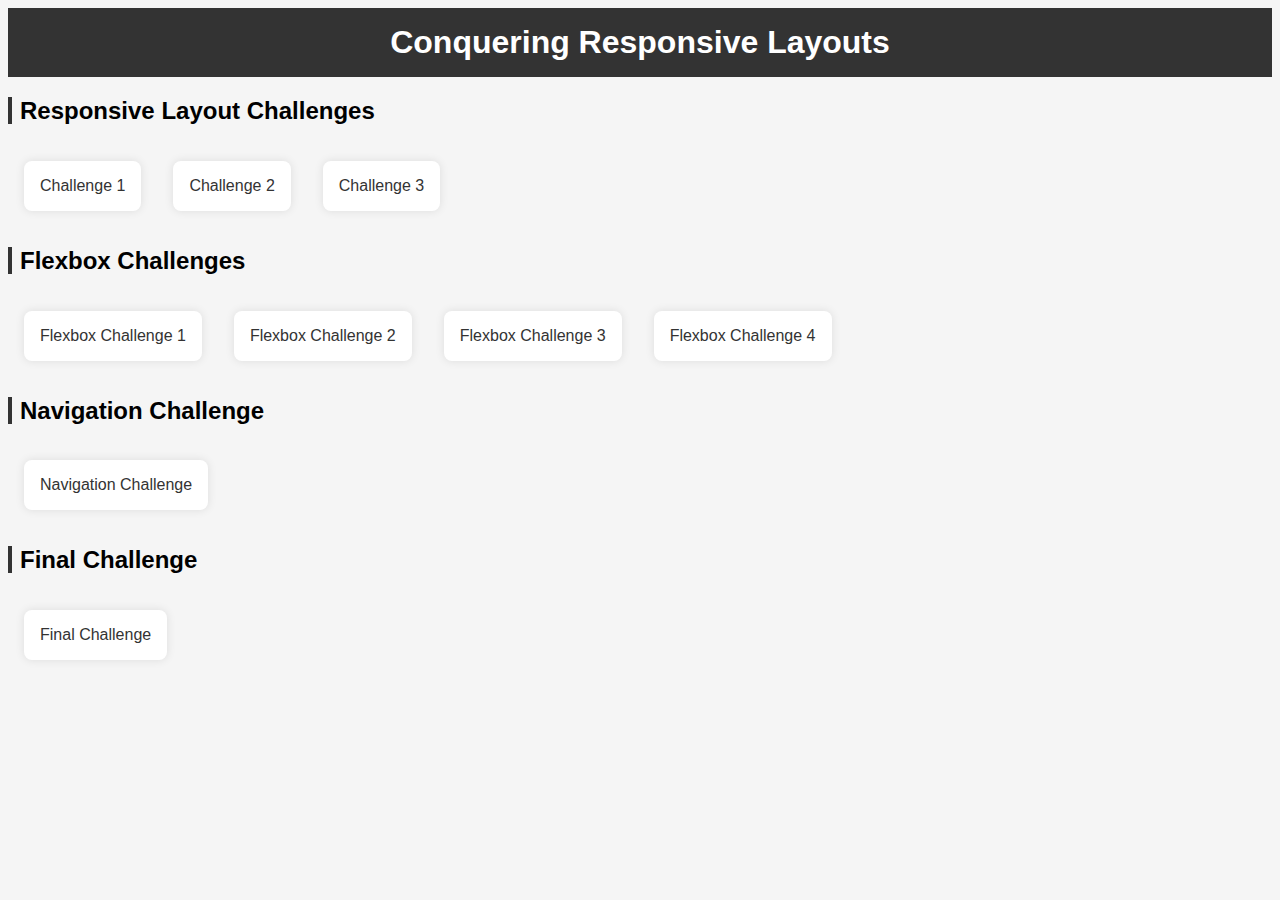
<file: index.html>
<!DOCTYPE html>
<html lang="en">
  <head>
    <meta charset="UTF-8" />
    <meta http-equiv="X-UA-Compatible" content="IE=edge" />
    <meta name="viewport" content="width=device-width, initial-scale=1.0" />
    <link rel="stylesheet" href="./style.css" />
    <title>Conquering Responsive Layouts</title>
  </head>
  <body>
    <header class="header">
      <h1 class="title">
        <a
          href="https://courses.kevinpowell.co/view/courses/conquering-responsive-layouts"
          >Conquering Responsive Layouts</a
        >
      </h1>
    </header>

    <main class="main">
      <ul class="challenges">
        <h2 class="challenges__header">Responsive Layout Challenges</h2>
        <a href="./challenge01/index.html">
          <li class="challenge">Challenge 1</li>
        </a>
        <a href="./challenge02/index.html">
          <li class="challenge">Challenge 2</li>
        </a>
        <a href="./challenge03/index.html">
          <li class="challenge">Challenge 3</li>
        </a>
      </ul>
      <ul class="challenges">
        <h2 class="challenges__header">Flexbox Challenges</h2>
        <a href="./flexbox-challenge01/index.html">
          <li class="challenge">Flexbox Challenge 1</li>
        </a>
        <a href="./flexbox-challenge02/index.html">
          <li class="challenge">Flexbox Challenge 2</li>
        </a>
        <a href="./flexbox-challenge03/index.html">
          <li class="challenge">Flexbox Challenge 3</li>
        </a>
        <a href="./flexbox-challenge04/index.html">
          <li class="challenge">Flexbox Challenge 4</li>
        </a>
      </ul>
      <ul class="challenges">
        <h2 class="challenges__header">Navigation Challenge</h2>
        <a href="./navigation-challenge/index.html">
          <li class="challenge">Navigation Challenge</li>
        </a>
      </ul>
      <ul class="challenges">
        <h2 class="challenges__header">Final Challenge</h2>
        <a href="./final-challenge/index.html">
          <li class="challenge">Final Challenge</li>
        </a>
      </ul>
    </main>
  </body>
</html>
</file>
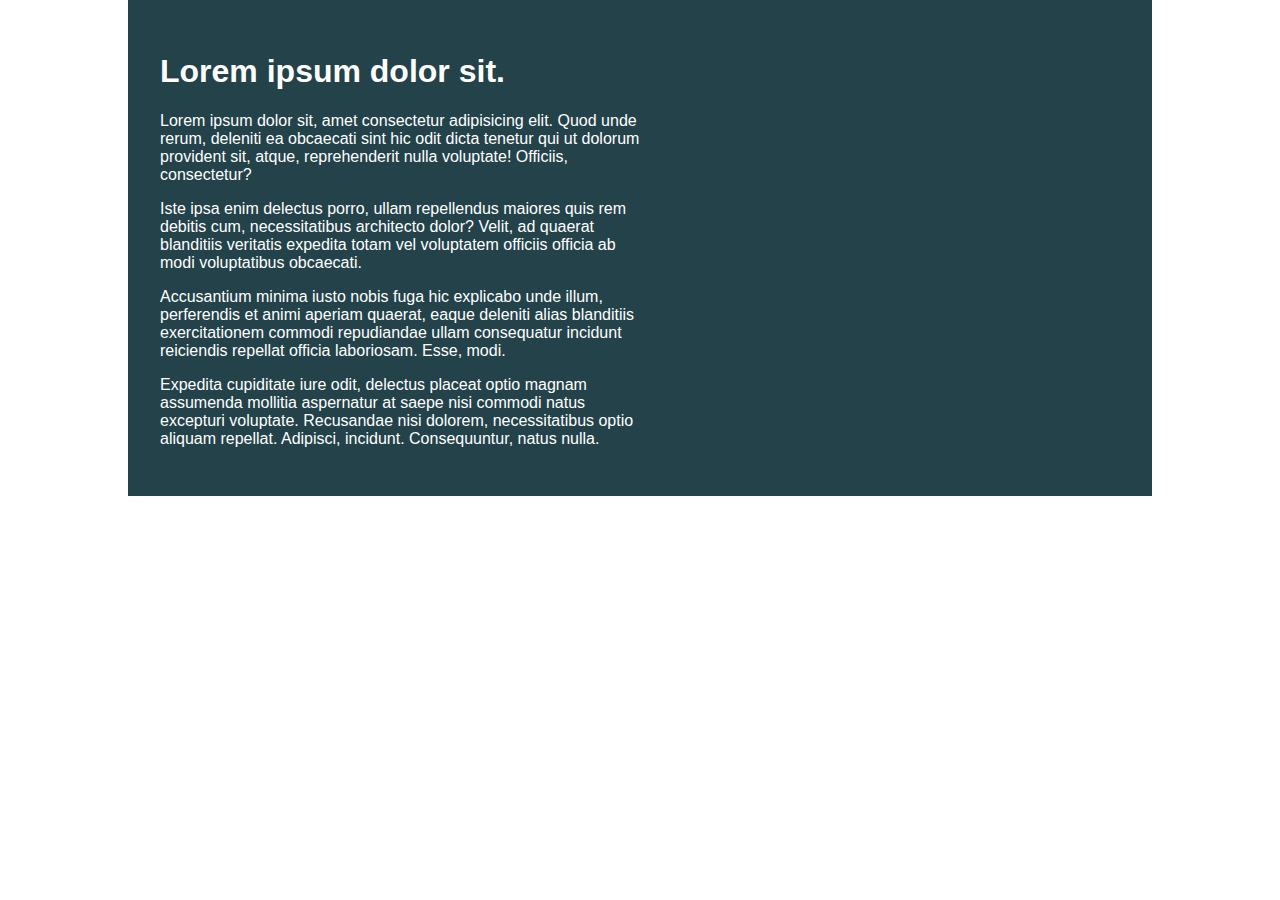
<file: challenge01/index.html>
<!DOCTYPE html>
<html lang="en">

<head>
    <meta charset="UTF-8">
    <meta name="viewport" content="width=device-width, initial-scale=1.0">
    <title>Day 01</title>

    <link rel="stylesheet" href="style.css">
</head>

<body>
    <div class="container">
        <div class="intro-content">
            <h1>Lorem ipsum dolor sit.</h1>
            <p>Lorem ipsum dolor sit, amet consectetur adipisicing elit. Quod unde rerum, deleniti ea obcaecati sint hic
                odit dicta tenetur qui ut dolorum provident sit, atque, reprehenderit nulla voluptate! Officiis,
                consectetur?</p>
            <p>Iste ipsa enim delectus porro, ullam repellendus maiores quis rem debitis cum, necessitatibus architecto
                dolor? Velit, ad quaerat blanditiis veritatis expedita totam vel voluptatem officiis officia ab modi
                voluptatibus obcaecati.</p>
            <p>Accusantium minima iusto nobis fuga hic explicabo unde illum, perferendis et animi aperiam quaerat, eaque
                deleniti alias blanditiis exercitationem commodi repudiandae ullam consequatur incidunt reiciendis
                repellat officia laboriosam. Esse, modi.</p>
            <p>Expedita cupiditate iure odit, delectus placeat optio magnam assumenda mollitia aspernatur at saepe nisi
                commodi natus excepturi voluptate. Recusandae nisi dolorem, necessitatibus optio aliquam repellat.
                Adipisci, incidunt. Consequuntur, natus nulla.</p>
        </div>
    </div>
</body>

</html>
</file>
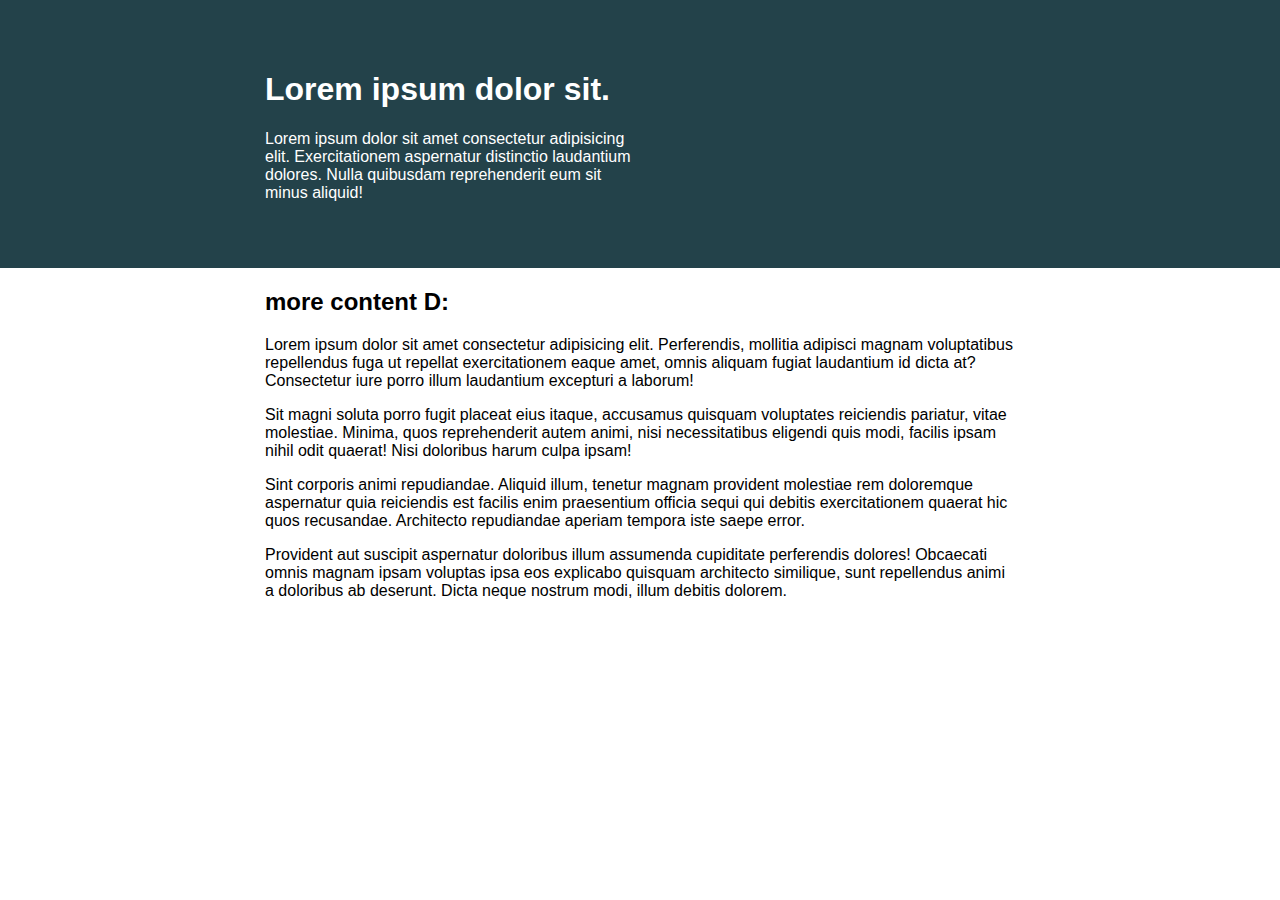
<file: challenge02/index.html>
<!DOCTYPE html>
<html lang="en">
  <head>
    <meta charset="UTF-8" />
    <meta name="viewport" content="width=device-width, initial-scale=1.0" />
    <title>Day 03</title>

    <link rel="stylesheet" href="style.css" />
  </head>
  <body>
    <div class="container">
      <div class="sub-container">
        <div class="intro-content">
          <h1>Lorem ipsum dolor sit.</h1>
          <p>
            Lorem ipsum dolor sit amet consectetur adipisicing elit.
            Exercitationem aspernatur distinctio laudantium dolores. Nulla
            quibusdam reprehenderit eum sit minus aliquid!
          </p>
        </div>
      </div>
    </div>

    <div class="sub-container">
      <h2>more content D:</h2>
      <p>
        Lorem ipsum dolor sit amet consectetur adipisicing elit. Perferendis,
        mollitia adipisci magnam voluptatibus repellendus fuga ut repellat
        exercitationem eaque amet, omnis aliquam fugiat laudantium id dicta at?
        Consectetur iure porro illum laudantium excepturi a laborum!
      </p>
      <p>
        Sit magni soluta porro fugit placeat eius itaque, accusamus quisquam
        voluptates reiciendis pariatur, vitae molestiae. Minima, quos
        reprehenderit autem animi, nisi necessitatibus eligendi quis modi,
        facilis ipsam nihil odit quaerat! Nisi doloribus harum culpa ipsam!
      </p>
      <p>
        Sint corporis animi repudiandae. Aliquid illum, tenetur magnam provident
        molestiae rem doloremque aspernatur quia reiciendis est facilis enim
        praesentium officia sequi qui debitis exercitationem quaerat hic quos
        recusandae. Architecto repudiandae aperiam tempora iste saepe error.
      </p>
      <p>
        Provident aut suscipit aspernatur doloribus illum assumenda cupiditate
        perferendis dolores! Obcaecati omnis magnam ipsam voluptas ipsa eos
        explicabo quisquam architecto similique, sunt repellendus animi a
        doloribus ab deserunt. Dicta neque nostrum modi, illum debitis dolorem.
      </p>
    </div>
  </body>
</html>
</file>
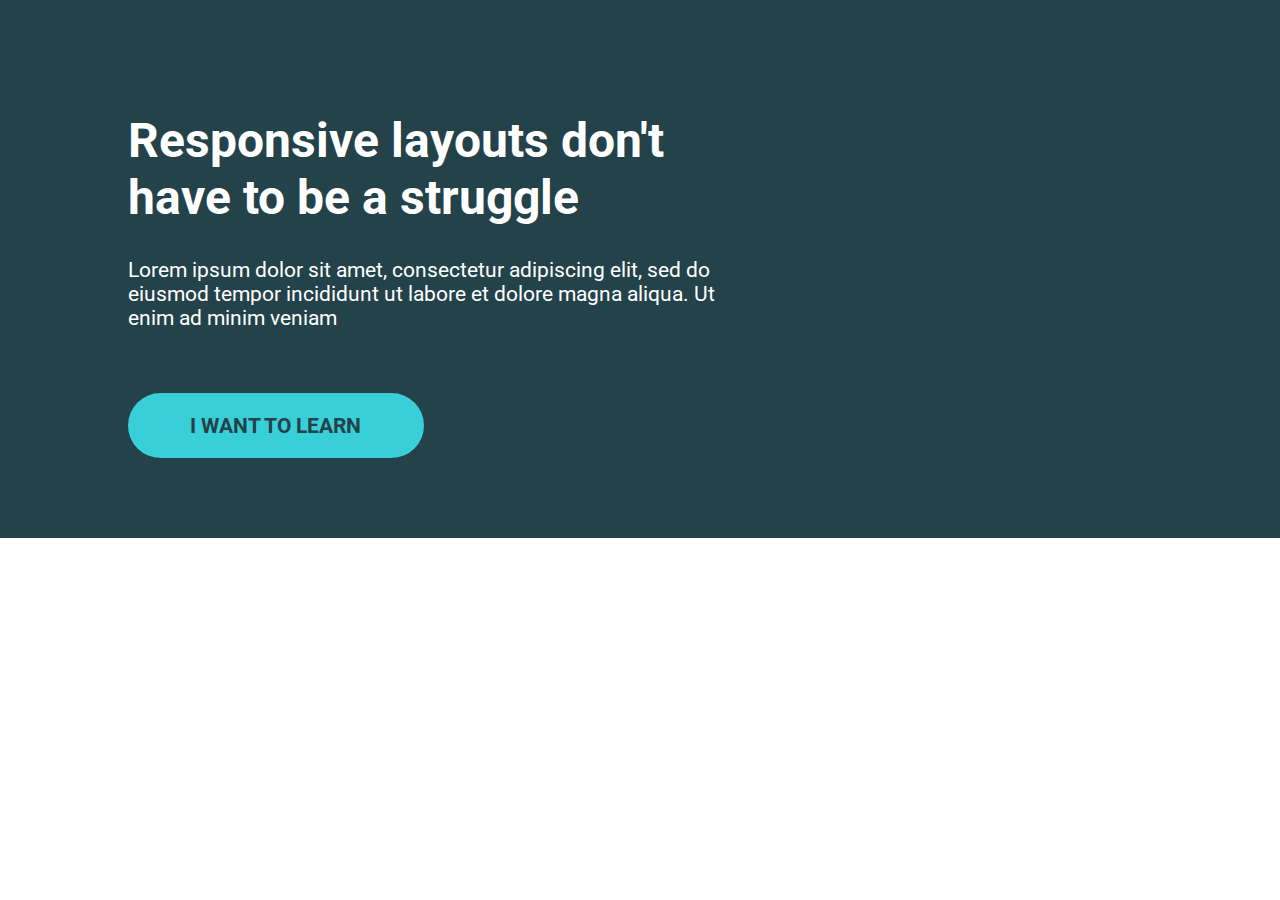
<file: challenge03/index.html>
<!DOCTYPE html>
<html lang="en">
  <head>
    <meta charset="UTF-8" />
    <meta http-equiv="X-UA-Compatible" content="IE=edge" />
    <meta name="viewport" content="width=device-width, initial-scale=1.0" />
    <link rel="stylesheet" href="./style.css" />
    <link rel="preconnect" href="https://fonts.googleapis.com" />
    <link rel="preconnect" href="https://fonts.gstatic.com" crossorigin />
    <link
      href="https://fonts.googleapis.com/css2?family=Roboto:wght@400;900&display=swap"
      rel="stylesheet"
    />
    <title>Day 05</title>
  </head>
  <body>
    <div class="container-fluid">
      <div class="container">
        <div class="hero-container">
          <h1 class="hero-title">
            Responsive layouts don't have to be a struggle
          </h1>
          <p class="hero-info">
            Lorem ipsum dolor sit amet, consectetur adipiscing elit, sed do
            eiusmod tempor incididunt ut labore et dolore magna aliqua. Ut enim
            ad minim veniam
          </p>
          <a href="#" class="cta-button">I want to learn</a>
        </div>
      </div>
    </div>
  </body>
</html>
</file>
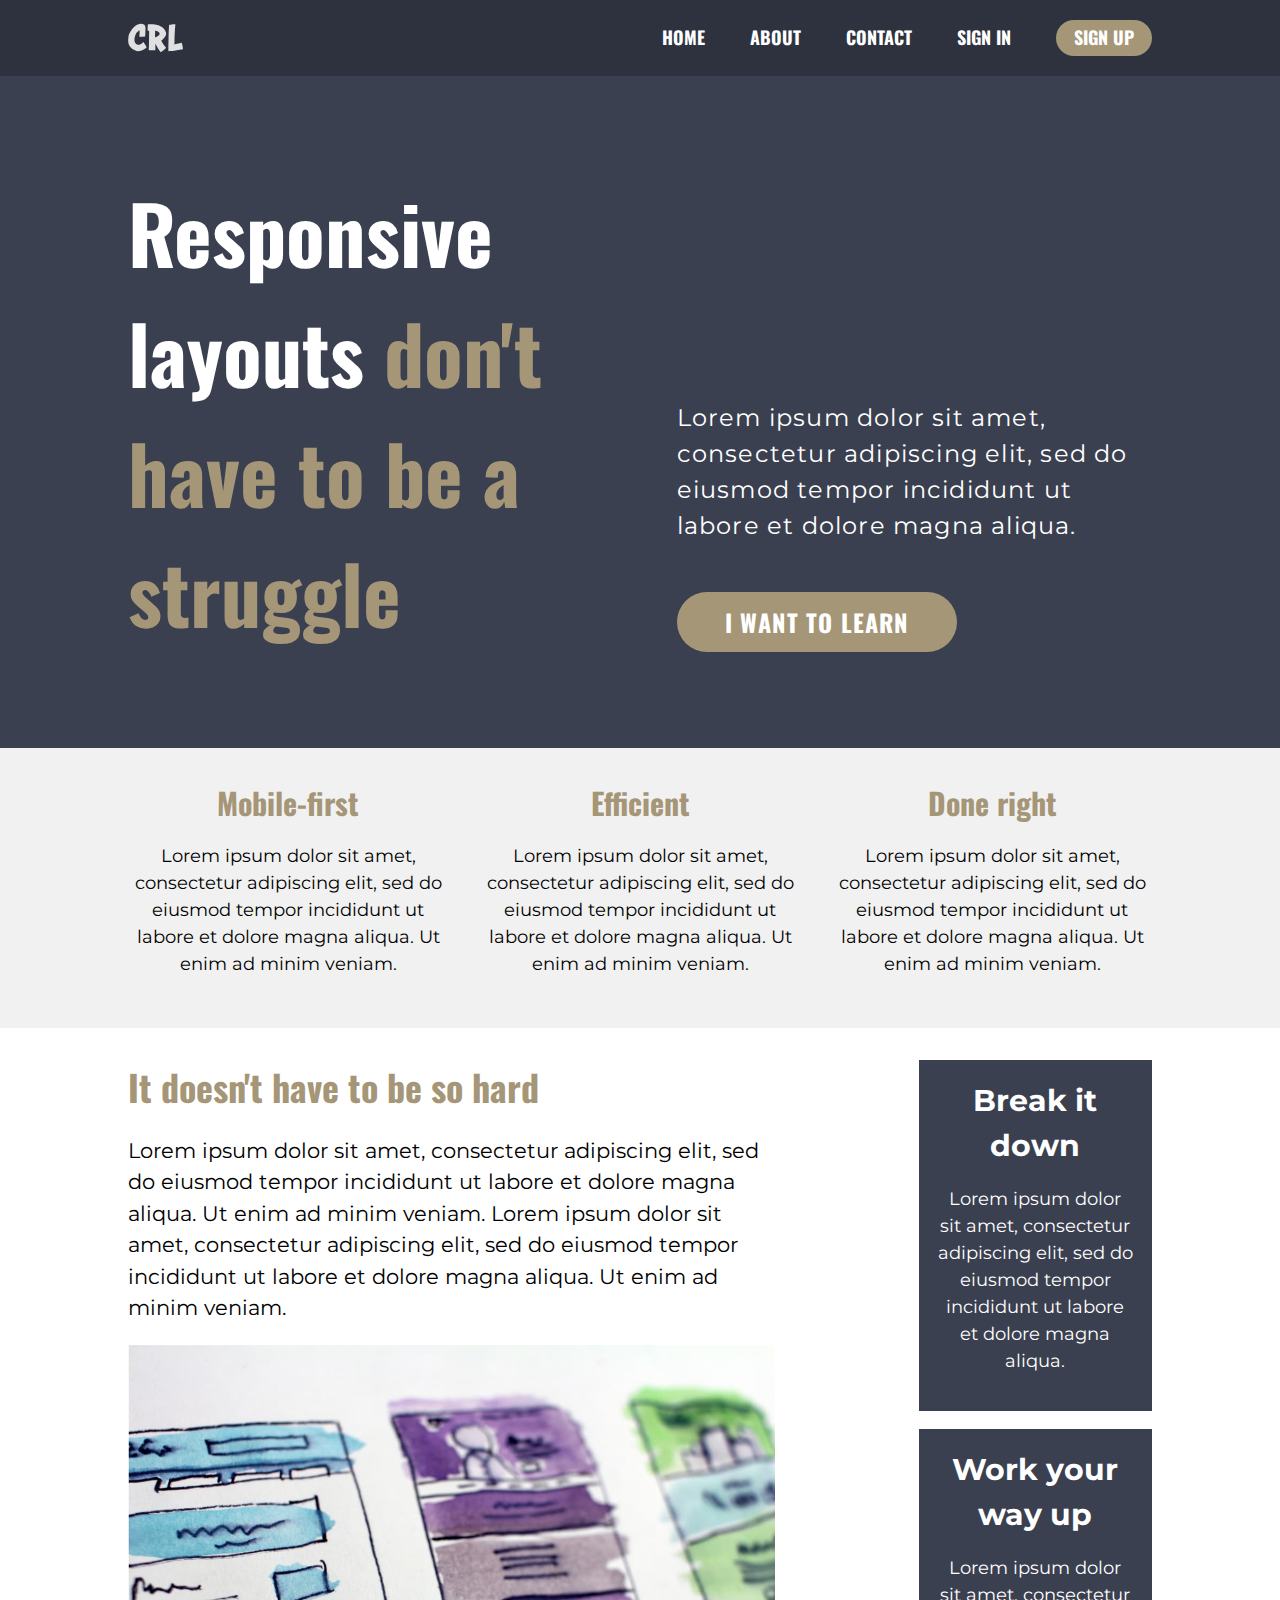
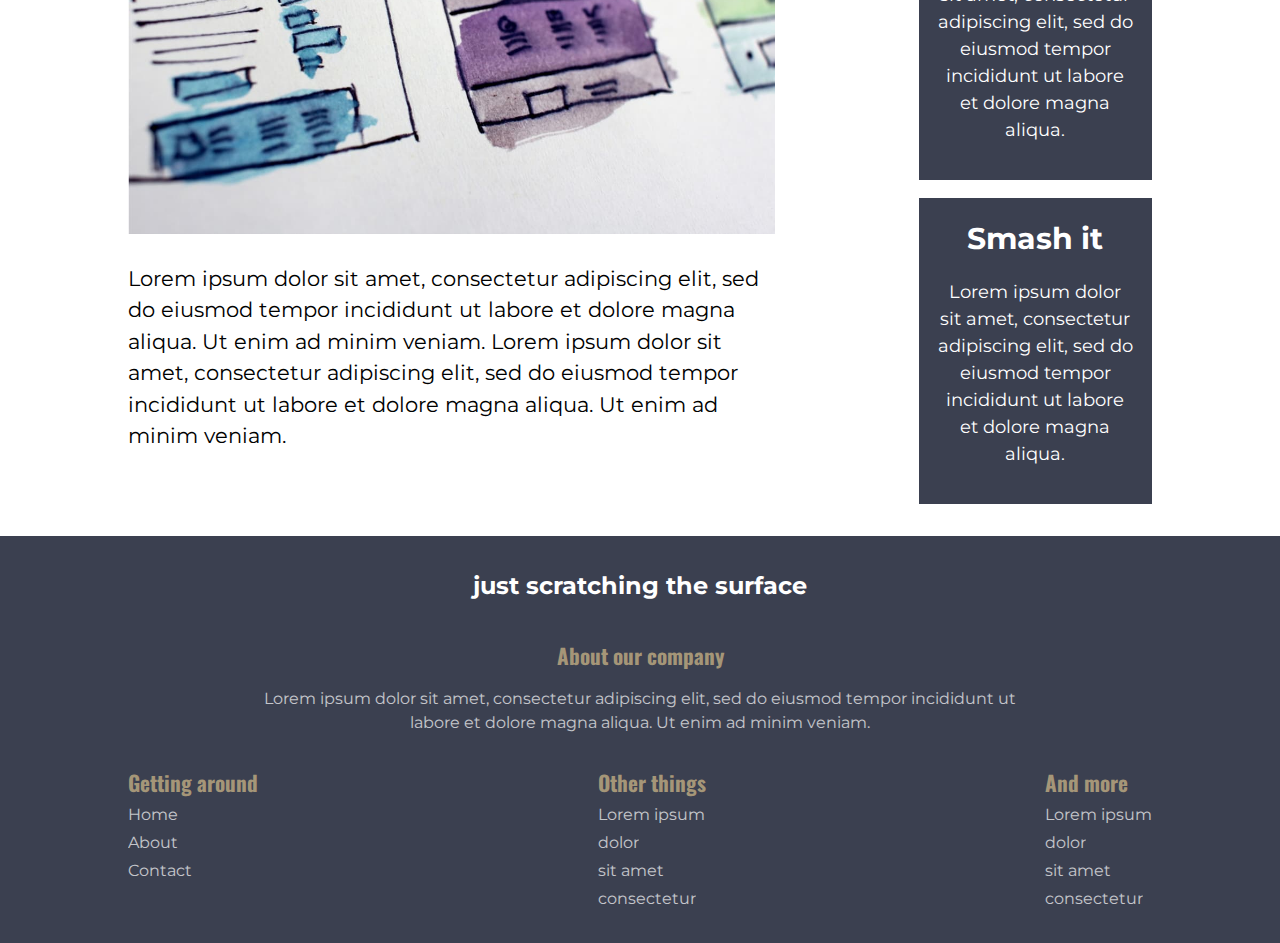
<file: final-challenge/index.html>
<!DOCTYPE html>
<html lang="en">
  <head>
    <meta charset="UTF-8" />
    <meta http-equiv="X-UA-Compatible" content="IE=edge" />
    <meta name="viewport" content="width=device-width, initial-scale=1.0" />
    <link rel="stylesheet" href="./style.css" />
    <link rel="preconnect" href="https://fonts.googleapis.com" />
    <link rel="preconnect" href="https://fonts.gstatic.com" crossorigin />
    <link
      href="https://fonts.googleapis.com/css2?family=Montserrat&family=Oswald:wght@700&display=swap"
      rel="stylesheet"
    />
    <title>CRL Challenge</title>
  </head>
  <body>
    <div class="header-wrapper">
      <header class="header container">
        <button class="nav-toggle">
          <span class="hamburger"></span>
        </button>
        <a href="#" class="logo-link"
          ><img class="logo-img" src="./images/logo.svg" alt="CRL logo"
        /></a>
        <nav class="nav nav--display-none">
          <ul class="nav-list">
            <li class="nav-list__item"><a href="#0">Home</a></li>
            <li class="nav-list__item"><a href="#0">About</a></li>
            <li class="nav-list__item"><a href="#0">Contact</a></li>
            <li class="nav-list__item"><a href="#0">Sign in</a></li>
            <li class="nav-list__item nav-list__item--highlight">
              <a href="#0">Sign up</a>
            </li>
          </ul>
        </nav>
      </header>
    </div>
    <div class="main-wrapper">
      <main class="main container">
        <h1 class="main__title">
          Responsive layouts
          <span class="main__title--color-gold"
            >don't have to be a struggle</span
          >
        </h1>
        <div class="info">
          <p class="info__text">
            Lorem ipsum dolor sit amet, consectetur adipiscing elit, sed do
            eiusmod tempor incididunt ut labore et dolore magna aliqua.
          </p>
          <a class="info__btn" href="#0">I want to learn</a>
        </div>
      </main>
    </div>
    <div class="feature-section-wrapper">
      <section class="feature-section container">
        <div class="feature">
          <h2 class="feature__title">Mobile-first</h2>
          <p class="feature__info">
            Lorem ipsum dolor sit amet, consectetur adipiscing elit, sed do
            eiusmod tempor incididunt ut labore et dolore magna aliqua. Ut enim
            ad minim veniam.
          </p>
        </div>
        <div class="feature">
          <h2 class="feature__title">Efficient</h2>
          <p class="feature__info">
            Lorem ipsum dolor sit amet, consectetur adipiscing elit, sed do
            eiusmod tempor incididunt ut labore et dolore magna aliqua. Ut enim
            ad minim veniam.
          </p>
        </div>
        <div class="feature">
          <h2 class="feature__title">Done right</h2>
          <p class="feature__info">
            Lorem ipsum dolor sit amet, consectetur adipiscing elit, sed do
            eiusmod tempor incididunt ut labore et dolore magna aliqua. Ut enim
            ad minim veniam.
          </p>
        </div>
      </section>
    </div>
    <div class="details-section-wrapper">
      <section class="details-section container">
        <article class="detail">
          <h2 class="detail__title">It doesn't have to be so hard</h2>
          <p class="detail__info">
            Lorem ipsum dolor sit amet, consectetur adipiscing elit, sed do
            eiusmod tempor incididunt ut labore et dolore magna aliqua. Ut enim
            ad minim veniam. Lorem ipsum dolor sit amet, consectetur adipiscing
            elit, sed do eiusmod tempor incididunt ut labore et dolore magna
            aliqua. Ut enim ad minim veniam.
          </p>
          <img
            src="./images/layout-sketch.jpg"
            alt="A website layout sketch"
            class="detail__img"
          />
          <p class="detail__info">
            Lorem ipsum dolor sit amet, consectetur adipiscing elit, sed do
            eiusmod tempor incididunt ut labore et dolore magna aliqua. Ut enim
            ad minim veniam. Lorem ipsum dolor sit amet, consectetur adipiscing
            elit, sed do eiusmod tempor incididunt ut labore et dolore magna
            aliqua. Ut enim ad minim veniam.
          </p>
        </article>
        <aside class="detail-cards">
          <div class="detail-card">
            <h3 class="detail-card__title">Break it down</h3>
            <p class="detail-card__info">
              Lorem ipsum dolor sit amet, consectetur adipiscing elit, sed do
              eiusmod tempor incididunt ut labore et dolore magna aliqua.
            </p>
          </div>
          <div class="detail-card">
            <h3 class="detail-card__title">Work your way up</h3>
            <p class="detail-card__info">
              Lorem ipsum dolor sit amet, consectetur adipiscing elit, sed do
              eiusmod tempor incididunt ut labore et dolore magna aliqua.
            </p>
          </div>
          <div class="detail-card">
            <h3 class="detail-card__title">Smash it</h3>
            <p class="detail-card__info">
              Lorem ipsum dolor sit amet, consectetur adipiscing elit, sed do
              eiusmod tempor incididunt ut labore et dolore magna aliqua.
            </p>
          </div>
        </aside>
      </section>
    </div>
    <div class="footer-wrapper">
      <footer class="footer container">
        <h2 class="footer__title">just scratching the surface</h2>
        <div class="footer-content">
          <div class="about">
            <h3 class="about__title">About our company</h3>
            <p class="about__info">
              Lorem ipsum dolor sit amet, consectetur adipiscing elit, sed do
              eiusmod tempor incididunt ut labore et dolore magna aliqua. Ut
              enim ad minim veniam.
            </p>
          </div>
          <div class="footnotes">
            <div class="footnote">
              <h4 class="footnote__title">Getting around</h4>
              <a href="#0" class="footnote__link">Home</a
              ><a href="#0" class="footnote__link">About</a
              ><a href="#0" class="footnote__link">Contact</a>
            </div>
            <div class="footnote">
              <h4 class="footnote__title">Other things</h4>
              <a href="#0" class="footnote__link">Lorem ipsum</a
              ><a href="#0" class="footnote__link">dolor</a
              ><a href="#0" class="footnote__link">sit amet</a
              ><a href="#0" class="footnote__link">consectetur</a>
            </div>
            <div class="footnote">
              <h4 class="footnote__title">And more</h4>
              <a href="#0" class="footnote__link">Lorem ipsum</a
              ><a href="#0" class="footnote__link">dolor</a
              ><a href="#0" class="footnote__link">sit amet</a
              ><a href="#0" class="footnote__link">consectetur</a>
            </div>
          </div>
        </div>
      </footer>
    </div>
    <script src="./main.js"></script>
  </body>
</html>
</file>
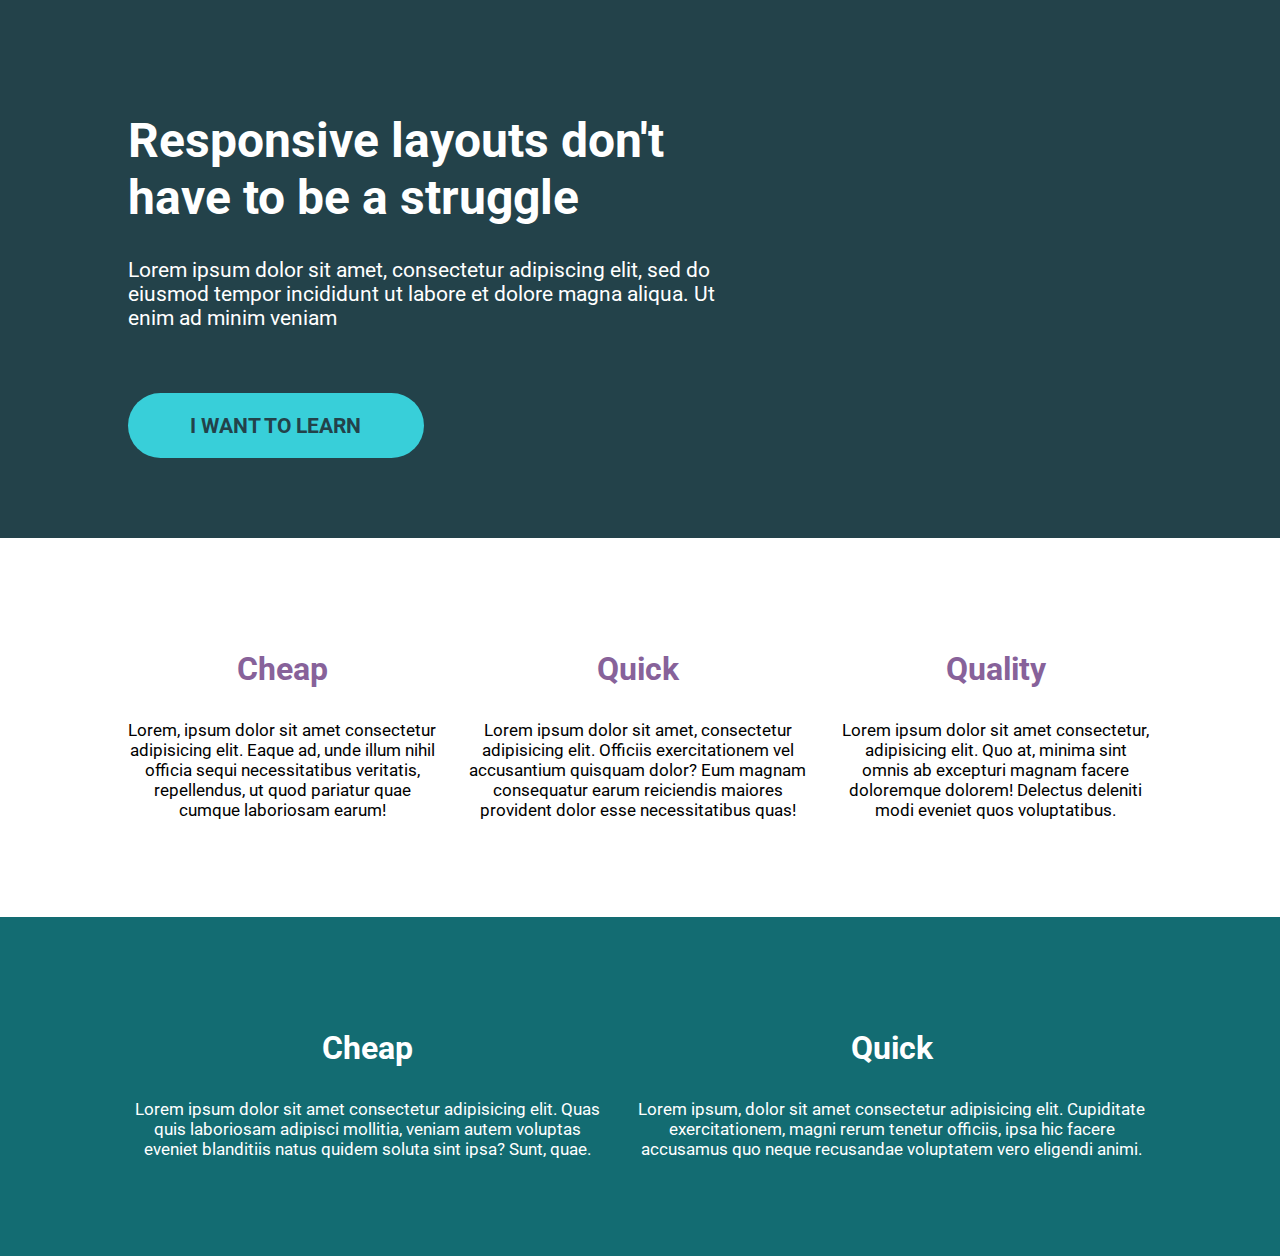
<file: flexbox-challenge01/index.html>
<!DOCTYPE html>
<html lang="en">
  <head>
    <meta charset="UTF-8" />
    <meta http-equiv="X-UA-Compatible" content="IE=edge" />
    <meta name="viewport" content="width=device-width, initial-scale=1.0" />
    <link rel="stylesheet" href="./style.css" />
    <link rel="preconnect" href="https://fonts.googleapis.com" />
    <link rel="preconnect" href="https://fonts.gstatic.com" crossorigin />
    <link
      href="https://fonts.googleapis.com/css2?family=Roboto:wght@400;900&display=swap"
      rel="stylesheet"
    />
    <title>Day 08</title>
  </head>
  <body>
    <header class="padding-tb-5 background-color-primary">
      <div class="container">
        <div class="hero color-white">
          <h1 class="hero__title">
            Responsive layouts don't have to be a struggle
          </h1>
          <p class="hero__info">
            Lorem ipsum dolor sit amet, consectetur adipiscing elit, sed do
            eiusmod tempor incididunt ut labore et dolore magna aliqua. Ut enim
            ad minim veniam
          </p>
          <a href="#" class="cta-button">I want to learn</a>
        </div>
      </div>
    </header>
    <section class="container display-flex padding-tb-5">
      <article class="card">
        <h3 class="card__title">Cheap</h3>
        <p class="card__info">
          Lorem, ipsum dolor sit amet consectetur adipisicing elit. Eaque ad,
          unde illum nihil officia sequi necessitatibus veritatis, repellendus,
          ut quod pariatur quae cumque laboriosam earum!
        </p>
      </article>
      <article class="card">
        <h3 class="card__title">Quick</h3>
        <p class="card__info">
          Lorem ipsum dolor sit amet, consectetur adipisicing elit. Officiis
          exercitationem vel accusantium quisquam dolor? Eum magnam consequatur
          earum reiciendis maiores provident dolor esse necessitatibus quas!
        </p>
      </article>
      <article class="card">
        <h3 class="card__title">Quality</h3>
        <p class="card__info">
          Lorem ipsum dolor sit amet consectetur, adipisicing elit. Quo at,
          minima sint omnis ab excepturi magnam facere doloremque dolorem!
          Delectus deleniti modi eveniet quos voluptatibus.
        </p>
      </article>
    </section>
    <footer class="container-fluid background-color-secondary padding-tb-5">
      <div class="container display-flex color-white">
        <article class="card">
          <h3 class="card__title">Cheap</h3>
          <p class="card__info">
            Lorem ipsum dolor sit amet consectetur adipisicing elit. Quas quis
            laboriosam adipisci mollitia, veniam autem voluptas eveniet
            blanditiis natus quidem soluta sint ipsa? Sunt, quae.
          </p>
        </article>
        <article class="card">
          <h3 class="card__title">Quick</h3>
          <p class="card__info">
            Lorem ipsum, dolor sit amet consectetur adipisicing elit. Cupiditate
            exercitationem, magni rerum tenetur officiis, ipsa hic facere
            accusamus quo neque recusandae voluptatem vero eligendi animi.
          </p>
        </article>
      </div>
    </footer>
  </body>
</html>
</file>
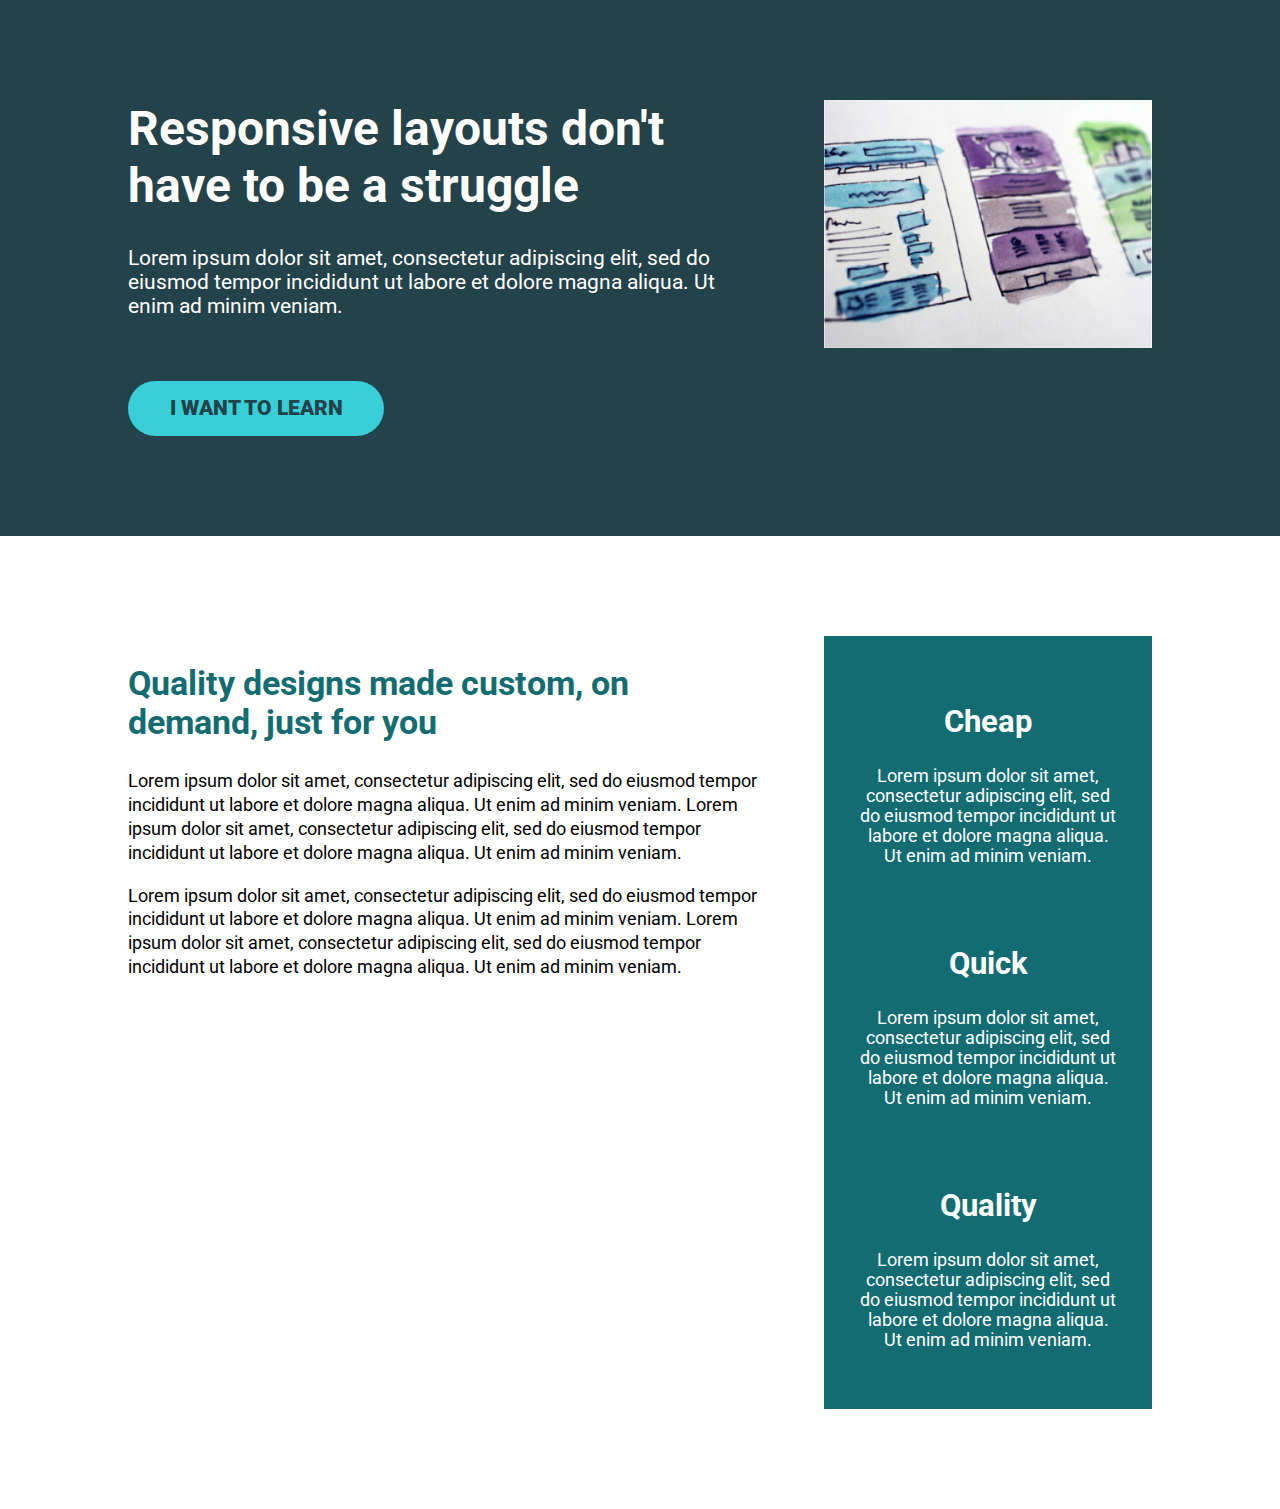
<file: flexbox-challenge02/index.html>
<!DOCTYPE html>
<html lang="en">
  <head>
    <meta charset="UTF-8" />
    <meta name="viewport" content="width=device-width, initial-scale=1.0" />
    <title>Conquering Rsponsive Layouts</title>
    <link
      href="https://fonts.googleapis.com/css2?family=Roboto:wght@400;900&display=swap"
      rel="stylesheet"
    />
    <link rel="stylesheet" href="style.css" />
  </head>
  <body>
    <header class="hero">
      <div class="container row">
        <div class="hero__text">
          <h1>Responsive layouts don't have to be a struggle</h1>
          <p>
            Lorem ipsum dolor sit amet, consectetur adipiscing elit, sed do
            eiusmod tempor incididunt ut labore et dolore magna aliqua. Ut enim
            ad minim veniam.
          </p>
          <a href="#" class="btn">I want to learn</a>
        </div>
        <div class="hero__img">
          <img src="./img/hero-img.jpg" alt="website sketches" />
        </div>
      </div>
    </header>
    <main class="container row">
      <section class="feature">
        <h2 class="feature-title">
          Quality designs made custom, on demand, just for you
        </h2>
        <p class="feature-info">
          Lorem ipsum dolor sit amet, consectetur adipiscing elit, sed do
          eiusmod tempor incididunt ut labore et dolore magna aliqua. Ut enim ad
          minim veniam. Lorem ipsum dolor sit amet, consectetur adipiscing elit,
          sed do eiusmod tempor incididunt ut labore et dolore magna aliqua. Ut
          enim ad minim veniam.
        </p>
        <p class="feature-info">
          Lorem ipsum dolor sit amet, consectetur adipiscing elit, sed do
          eiusmod tempor incididunt ut labore et dolore magna aliqua. Ut enim ad
          minim veniam. Lorem ipsum dolor sit amet, consectetur adipiscing elit,
          sed do eiusmod tempor incididunt ut labore et dolore magna aliqua. Ut
          enim ad minim veniam.
        </p>
      </section>
      <aside class="feature-list">
        <div class="feature-card">
          <h2 class="feature-card__title">Cheap</h2>
          <p class="feature-card__info">
            Lorem ipsum dolor sit amet, consectetur adipiscing elit, sed do
            eiusmod tempor incididunt ut labore et dolore magna aliqua. Ut enim
            ad minim veniam.
          </p>
        </div>
        <div class="feature-card">
          <h2 class="feature-card__title">Quick</h2>
          <p class="feature-card__info">
            Lorem ipsum dolor sit amet, consectetur adipiscing elit, sed do
            eiusmod tempor incididunt ut labore et dolore magna aliqua. Ut enim
            ad minim veniam.
          </p>
        </div>
        <div class="feature-card">
          <h2 class="feature-card__title">Quality</h2>
          <p class="feature-card__info">
            Lorem ipsum dolor sit amet, consectetur adipiscing elit, sed do
            eiusmod tempor incididunt ut labore et dolore magna aliqua. Ut enim
            ad minim veniam.
          </p>
        </div>
      </aside>
    </main>
  </body>
</html>
</file>
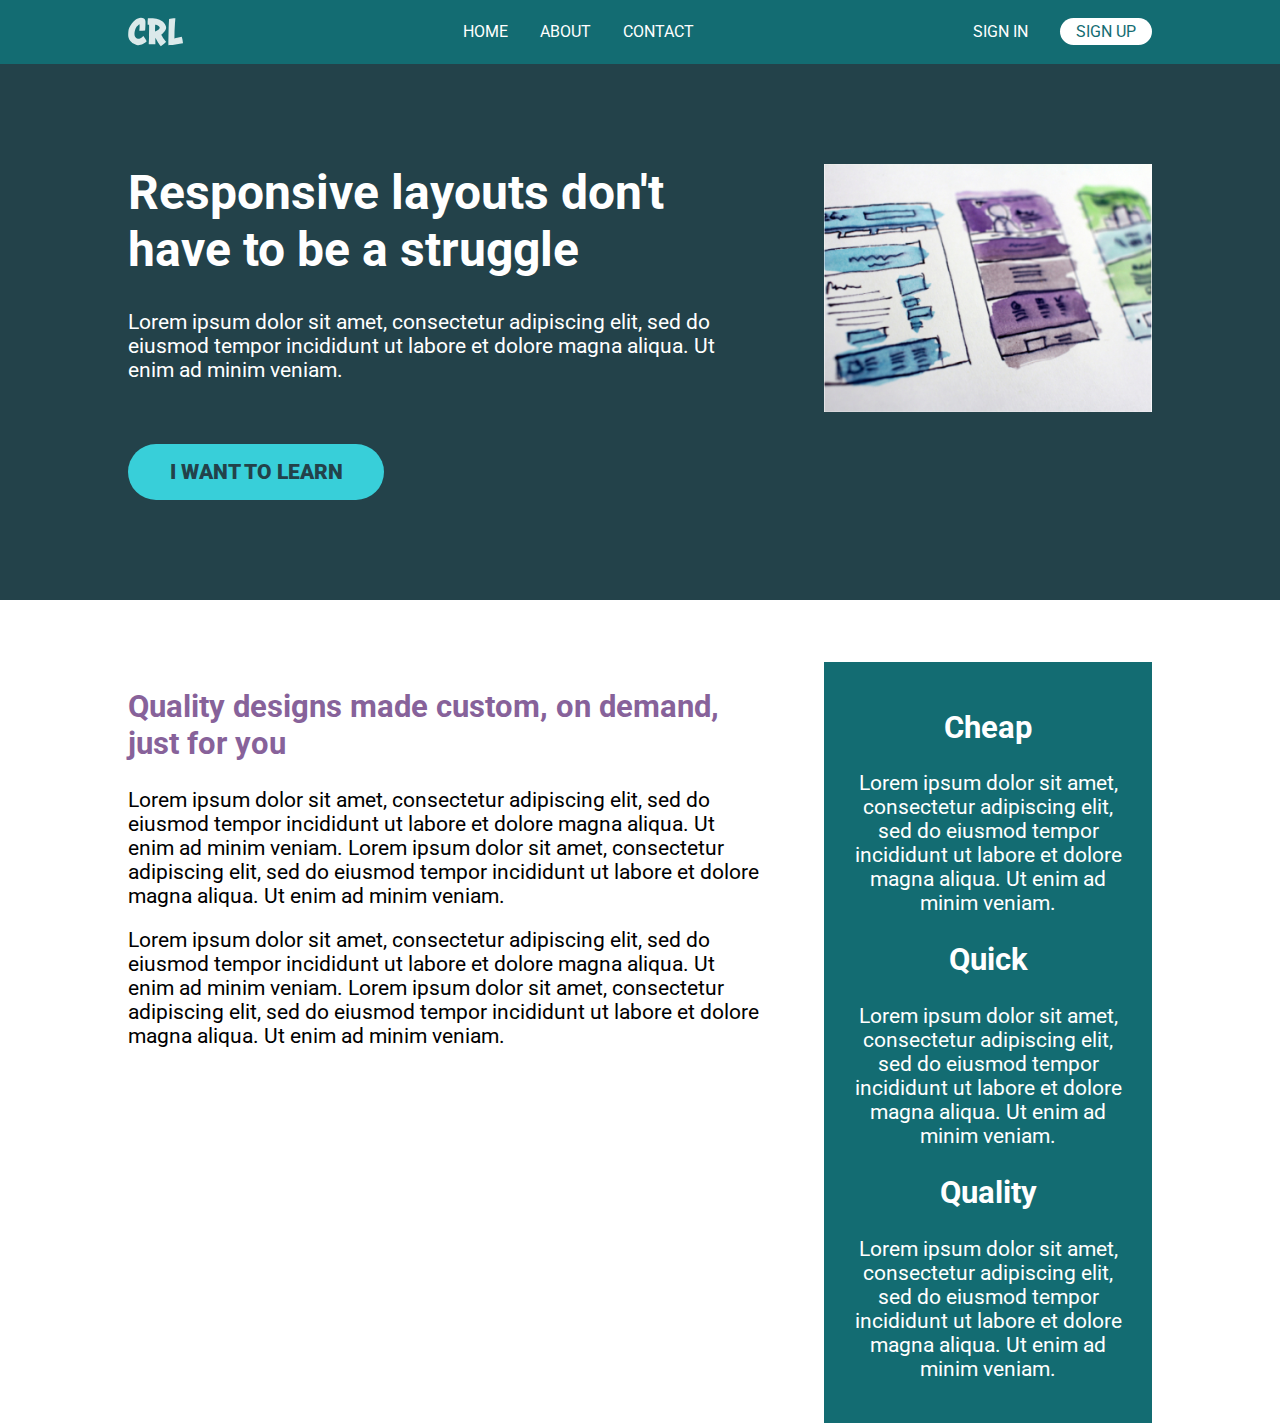
<file: flexbox-challenge03/index.html>
<!DOCTYPE html>
<html lang="en">
  <head>
    <meta charset="UTF-8" />
    <meta name="viewport" content="width=device-width, initial-scale=1.0" />
    <title>Conquering Responsive Layouts</title>
    <link
      href="https://fonts.googleapis.com/css2?family=Roboto:wght@400;900&display=swap"
      rel="stylesheet"
    />
    <link rel="stylesheet" href="./style.css" />
  </head>
  <body>
    <header>
      <div class="container row">
        <a class="logo" href="#"
          ><img src="./img/logo.svg" alt="Conquering Responsive Layouts"
        /></a>
        <nav class="nav row">
          <ul class="nav__list nav__list--primary">
            <li class="nav__item"><a href="#" class="nav__link">Home</a></li>
            <li class="nav__item"><a href="#" class="nav__link">About</a></li>
            <li class="nav__item"><a href="#" class="nav__link">Contact</a></li>
          </ul>
          <ul class="nav__list nav__list--secondary">
            <li class="nav__item"><a href="#" class="nav__link">Sign In</a></li>
            <li class="nav__item">
              <a href="#" class="nav__link nav__link--button">Sign up</a>
            </li>
          </ul>
        </nav>
      </div>
    </header>

    <section class="hero">
      <div class="container row">
        <div class="hero__text">
          <h1>Responsive layouts don't have to be a struggle</h1>
          <p>
            Lorem ipsum dolor sit amet, consectetur adipiscing elit, sed do
            eiusmod tempor incididunt ut labore et dolore magna aliqua. Ut enim
            ad minim veniam.
          </p>
          <a href="#" class="btn">I want to learn</a>
        </div>
        <img
          src="img/hero-img.jpg"
          alt="UX design sketches"
          class="hero__img"
        />
      </div>
    </section>

    <main class="main container row">
      <section class="primary-content">
        <h2 class="section-title">
          Quality designs made custom, on demand, just for you
        </h2>
        <p>
          Lorem ipsum dolor sit amet, consectetur adipiscing elit, sed do
          eiusmod tempor incididunt ut labore et dolore magna aliqua. Ut enim ad
          minim veniam. Lorem ipsum dolor sit amet, consectetur adipiscing elit,
          sed do eiusmod tempor incididunt ut labore et dolore magna aliqua. Ut
          enim ad minim veniam.
        </p>
        <p>
          Lorem ipsum dolor sit amet, consectetur adipiscing elit, sed do
          eiusmod tempor incididunt ut labore et dolore magna aliqua. Ut enim ad
          minim veniam. Lorem ipsum dolor sit amet, consectetur adipiscing elit,
          sed do eiusmod tempor incididunt ut labore et dolore magna aliqua. Ut
          enim ad minim veniam.
        </p>
      </section>
      <aside class="sidebar">
        <h2 class="sidebar-title">Cheap</h2>
        <p>
          Lorem ipsum dolor sit amet, consectetur adipiscing elit, sed do
          eiusmod tempor incididunt ut labore et dolore magna aliqua. Ut enim ad
          minim veniam.
        </p>

        <h2 class="sidebar-title">Quick</h2>
        <p>
          Lorem ipsum dolor sit amet, consectetur adipiscing elit, sed do
          eiusmod tempor incididunt ut labore et dolore magna aliqua. Ut enim ad
          minim veniam.
        </p>

        <h2 class="sidebar-title">Quality</h2>
        <p>
          Lorem ipsum dolor sit amet, consectetur adipiscing elit, sed do
          eiusmod tempor incididunt ut labore et dolore magna aliqua. Ut enim ad
          minim veniam.
        </p>
      </aside>
    </main>
  </body>
</html>
</file>
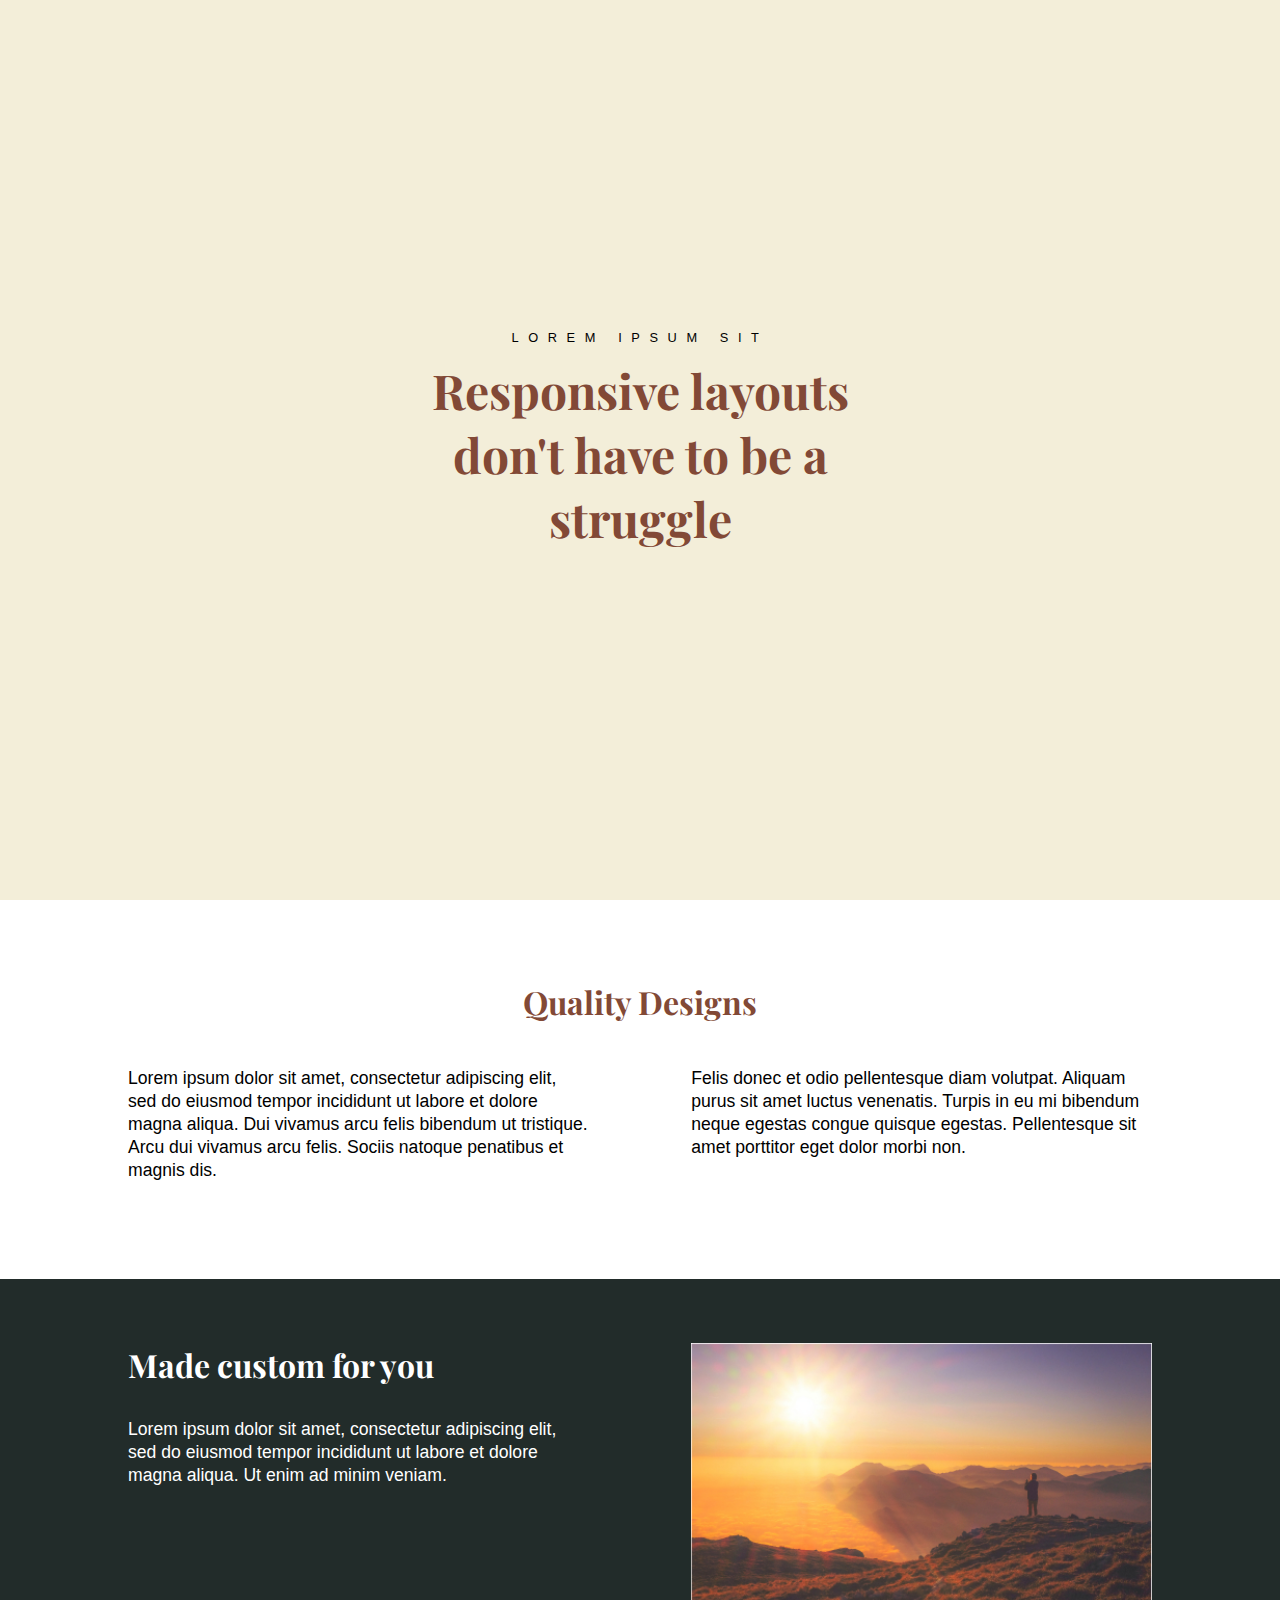
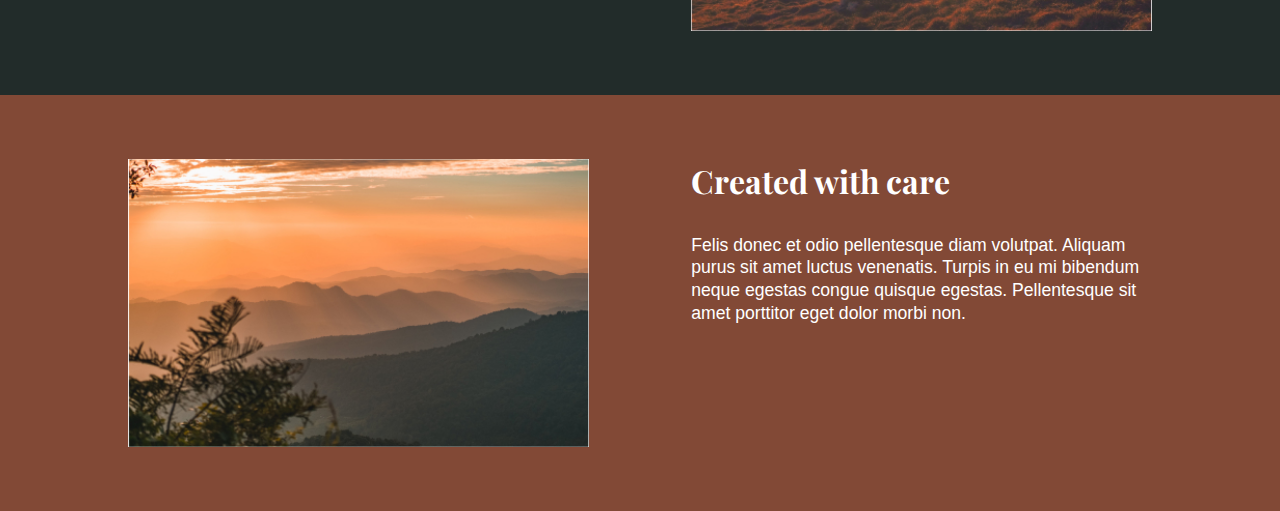
<file: flexbox-challenge04/index.html>
<!DOCTYPE html>
<html lang="en">
  <head>
    <meta charset="UTF-8" />
    <meta http-equiv="X-UA-Compatible" content="IE=edge" />
    <meta name="viewport" content="width=device-width, initial-scale=1.0" />
    <link rel="stylesheet" href="./style.css" />
    <link rel="preconnect" href="https://fonts.googleapis.com" />
    <link rel="preconnect" href="https://fonts.gstatic.com" crossorigin />
    <link
      rel="stylesheet"
      href="https://fonts.googleapis.com/css2?family=Playfair+Display:wght@900&display=swap"
    />
    <title>Day 12</title>
  </head>
  <body>
    <main class="main d-flex">
      <div class="container d-flex">
        <h1 class="main__title">
          Responsive layouts don't have to be a struggle
        </h1>
        <p class="main__subtitle">LOREM IPSUM SIT</p>
      </div>
    </main>
    <section class="section container d-flex">
      <h2 class="section__title">Quality Designs</h2>
      <article class="section__info d-flex">
        <p>
          Lorem ipsum dolor sit amet, consectetur adipiscing elit, sed do
          eiusmod tempor incididunt ut labore et dolore magna aliqua. Dui
          vivamus arcu felis bibendum ut tristique. Arcu dui vivamus arcu felis.
          Sociis natoque penatibus et magnis dis.
        </p>
        <p>
          Felis donec et odio pellentesque diam volutpat. Aliquam purus sit amet
          luctus venenatis. Turpis in eu mi bibendum neque egestas congue
          quisque egestas. Pellentesque sit amet porttitor eget dolor morbi non.
        </p>
      </article>
    </section>
    <section class="gallery gallery--black">
      <div class="container d-flex">
        <div class="gallery__text">
          <h3 class="gallery__text__title">Made custom for you</h3>
          <p class="gallery__text__info">
            Lorem ipsum dolor sit amet, consectetur adipiscing elit, sed do
            eiusmod tempor incididunt ut labore et dolore magna aliqua. Ut enim
            ad minim veniam.
          </p>
        </div>
        <img
          src="./img/image-01.jpg"
          alt="View from a mountain"
          class="gallery__img"
        />
      </div>
    </section>
    <section class="gallery gallery--brown">
      <div class="container d-flex">
        <div class="gallery__text">
          <h3 class="gallery__text__title">Created with care</h3>
          <p class="gallery__text__info">
            Felis donec et odio pellentesque diam volutpat. Aliquam purus sit
            amet luctus venenatis. Turpis in eu mi bibendum neque egestas congue
            quisque egestas. Pellentesque sit amet porttitor eget dolor morbi
            non.
          </p>
        </div>
        <img
          src="./img/image-02.jpg"
          alt="View from a mountain"
          class="gallery__img"
        />
      </div>
    </section>
  </body>
</html>
</file>
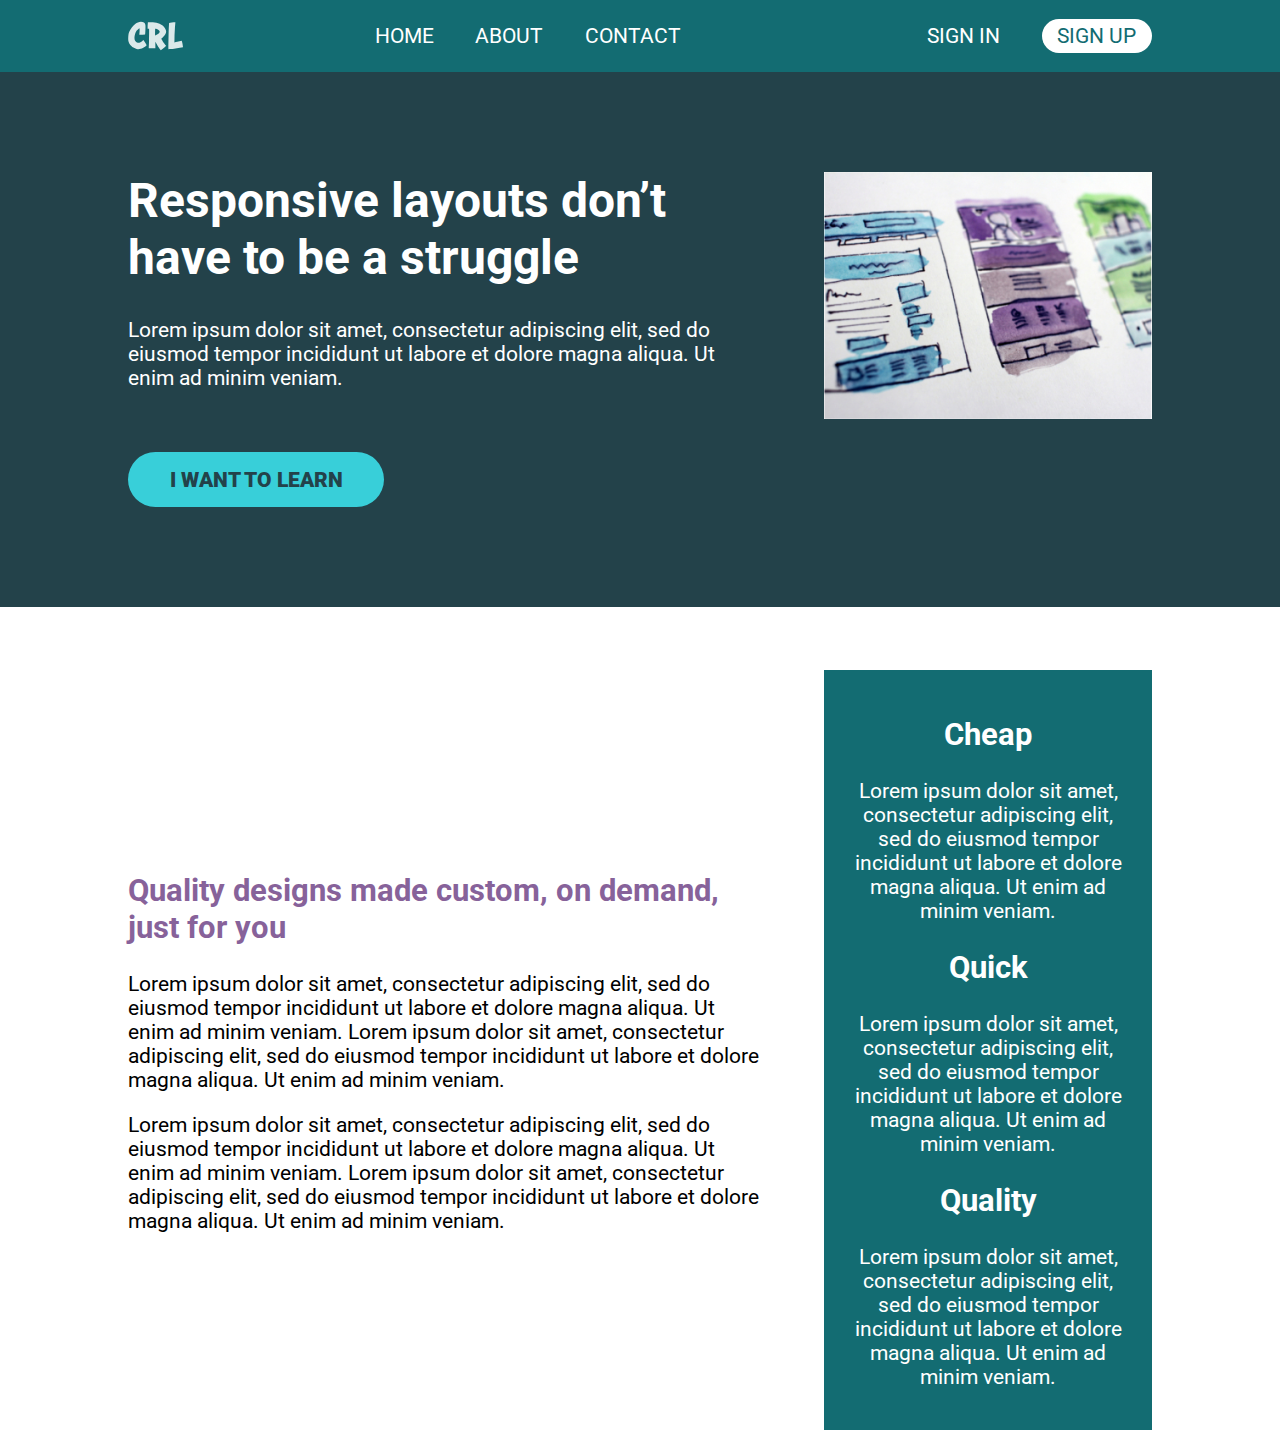
<file: navigation-challenge/index.html>
<!DOCTYPE html>
<html lang="en">
  <head>
    <meta charset="UTF-8" />
    <meta name="viewport" content="width=device-width, initial-scale=1.0" />
    <title>Conquering Responsive Layouts</title>
    <link
      href="https://fonts.googleapis.com/css2?family=Roboto:wght@400;900&display=swap"
      rel="stylesheet"
    />
    <link rel="stylesheet" href="style.css" />
  </head>
  <body>
    <header>
      <div class="container row">
        <button class="nav-toggle" aria-label="open navigation">
          <span class="hamburger"></span>
        </button>
        <a class="logo" href="#">
          <img src="img/logo.svg" alt="conquering responsive layouts" />
        </a>
        <nav class="nav row">
          <ul class="row nav__list nav__list--primary">
            <li class="nav__item"><a href="#" class="nav__link">Home</a></li>
            <li class="nav__item"><a href="#" class="nav__link">About</a></li>
            <li class="nav__item"><a href="#" class="nav__link">Contact</a></li>
          </ul>
          <ul class="row nav__list nav__list--secondary">
            <li class="nav__item"><a href="#" class="nav__link">Sign In</a></li>
            <li class="nav__item">
              <a href="#" class="nav__link nav__link--button">Sign up</a>
            </li>
          </ul>
        </nav>
      </div>
    </header>

    <section class="hero">
      <div class="container row">
        <div class="hero__text">
          <h1>Responsive layouts don’t have to be a struggle</h1>
          <p>
            Lorem ipsum dolor sit amet, consectetur adipiscing elit, sed do
            eiusmod tempor incididunt ut labore et dolore magna aliqua. Ut enim
            ad minim veniam.
          </p>
          <a href="#" class="btn">I want to learn</a>
        </div>
        <img
          src="img/hero-img.jpg"
          alt="UX design sketches"
          class="hero__img"
        />
      </div>
    </section>

    <main class="main container row">
      <section class="primary-content">
        <h2 class="section-title">
          Quality designs made custom, on demand, just for you
        </h2>
        <p>
          Lorem ipsum dolor sit amet, consectetur adipiscing elit, sed do
          eiusmod tempor incididunt ut labore et dolore magna aliqua. Ut enim ad
          minim veniam. Lorem ipsum dolor sit amet, consectetur adipiscing elit,
          sed do eiusmod tempor incididunt ut labore et dolore magna aliqua. Ut
          enim ad minim veniam.
        </p>
        <p>
          Lorem ipsum dolor sit amet, consectetur adipiscing elit, sed do
          eiusmod tempor incididunt ut labore et dolore magna aliqua. Ut enim ad
          minim veniam. Lorem ipsum dolor sit amet, consectetur adipiscing elit,
          sed do eiusmod tempor incididunt ut labore et dolore magna aliqua. Ut
          enim ad minim veniam.
        </p>
      </section>
      <aside class="sidebar">
        <h2 class="sidebar-title">Cheap</h2>
        <p>
          Lorem ipsum dolor sit amet, consectetur adipiscing elit, sed do
          eiusmod tempor incididunt ut labore et dolore magna aliqua. Ut enim ad
          minim veniam.
        </p>

        <h2 class="sidebar-title">Quick</h2>
        <p>
          Lorem ipsum dolor sit amet, consectetur adipiscing elit, sed do
          eiusmod tempor incididunt ut labore et dolore magna aliqua. Ut enim ad
          minim veniam.
        </p>

        <h2 class="sidebar-title">Quality</h2>
        <p>
          Lorem ipsum dolor sit amet, consectetur adipiscing elit, sed do
          eiusmod tempor incididunt ut labore et dolore magna aliqua. Ut enim ad
          minim veniam.
        </p>
      </aside>
    </main>

    <script src="main.js"></script>
  </body>
</html>
</file>
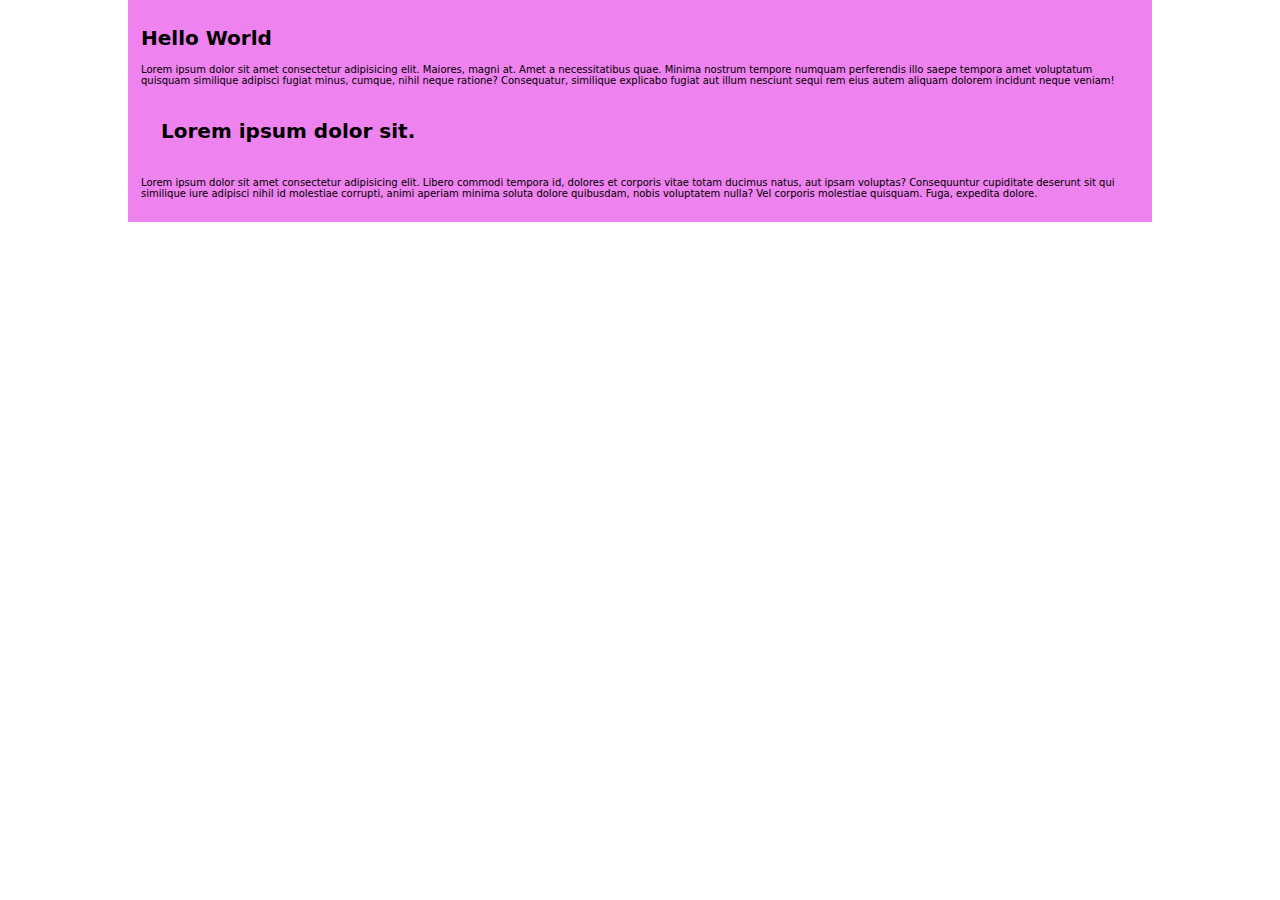
<file: practice/practice.html>
<!DOCTYPE html>
<html lang="en">
  <head>
    <meta charset="UTF-8" />
    <meta http-equiv="X-UA-Compatible" content="IE=edge" />
    <meta name="viewport" content="width=device-width, initial-scale=1.0" />
    <link rel="stylesheet" href="./style.css" />
    <title>Document</title>
  </head>
  <body>
    <div class="container">
      <h1>Hello World</h1>
      <p>
        Lorem ipsum dolor sit amet consectetur adipisicing elit. Maiores, magni
        at. Amet a necessitatibus quae. Minima nostrum tempore numquam
        perferendis illo saepe tempora amet voluptatum quisquam similique
        adipisci fugiat minus, cumque, nihil neque ratione? Consequatur,
        similique explicabo fugiat aut illum nesciunt sequi rem eius autem
        aliquam dolorem incidunt neque veniam!
      </p>
      <h1 class="title">Lorem ipsum dolor sit.</h1>
      <p class="content">
        Lorem ipsum dolor sit amet consectetur adipisicing elit. Libero commodi
        tempora id, dolores et corporis vitae totam ducimus natus, aut ipsam
        voluptas? Consequuntur cupiditate deserunt sit qui similique iure
        adipisci nihil id molestiae corrupti, animi aperiam minima soluta dolore
        quibusdam, nobis voluptatem nulla? Vel corporis molestiae quisquam.
        Fuga, expedita dolore.
      </p>
    </div>
  </body>
</html>
</file>
<file: style.css>
body {
  background: #f5f5f5;
  font-family: sans-serif;
}

a {
  color: #333;
  text-decoration: none;
}

.title {
  margin: 0;
  padding: 1rem;
  text-align: center;
  background: #333;
}

.title a {
  color: #fff;
}

.challenges {
  display: flex;
  flex-wrap: wrap;
  justify-content: start;
  margin: 0;
  padding: 0;
  list-style: none;
}

.challenges a {
  margin: 1rem;
}

.challenges__header {
  flex-basis: 100%;
}
.challenges__header::before {
  content: "";
  border-right: 4px solid #333;
  margin-right: 0.5rem;
}

.challenge {
  padding: 1rem;
  background: #fff;
  border-radius: 0.5rem;
  box-shadow: 0 0 10px rgba(0, 0, 0, 0.1);
}
.challenge:hover {
  box-shadow: 4px 4px 20px rgba(0, 0, 0, 0.1), -4px -4px 20px rgba(0, 0, 0, 0.1);
}
</file>
<file: challenge01/style.css>
/* INSTRUCTIONS
 *
 * 1) Limit the total width of
 *    the .intro-conent to about half
 *    of it's parent
 *
 * 2) Stop the text from overflowing
 *    out the bottom at small screen
 *    widths
 *
 * You may modify the HTML if needed
 *
 */

* {
  box-sizing: border-box;
}

body {
  margin: 0;
  font-family: sans-serif;
}

.container {
  background: #23424a;
  color: white;

  width: 80%;
  margin: 0 auto;

  padding: 2em;
  /* height: 300px; */
}

.intro-content {
  width: 50%;
}
</file>
<file: challenge02/style.css>
/* INSTRUCTIONS
 *
 * 1) Keep the text inside .intro-content
 *    in the same place, but have the background
 *    extend from one side of the viewport
 *    to the other, no matter how wide or narrow
 *    the browser is.
 *
 * 2) Limit the maximum width of the text in the
 *    bottom area.
 *
 * You may modify the HTML if needed
 * (you probably should for this challenge)
 *
 */

* {
  box-sizing: border-box;
}

body {
  margin: 0;
  font-family: sans-serif;
}

.container {
  background: #23424a;
  color: white;
  padding: 50px 0;
}
.sub-container {
  width: 80%;
  max-width: 750px;
  margin: 0 auto;
}
.intro-content {
  width: 50%;
}
</file>
<file: challenge03/style.css>
* {
  box-sizing: border-box;
}

body {
  margin: 0;
  /* background-color: #23424a;
  padding: 5em 0; */
}

.container-fluid {
  background-color: #23424a;
  padding: 5em 0;
}
.container {
  width: 80%;
  max-width: 1080px;
  margin: 0 auto;
}
.hero-container {
  font-family: "Roboto", sans-serif;
  /* font-family: system-ui, -apple-system, BlinkMacSystemFont, "Segoe UI", Roboto,
    Oxygen, Ubuntu, Cantarell, "Open Sans", "Helvetica Neue", sans-serif; */
  color: white;
}
.hero-title {
  font-size: 3em;
}
.hero-info {
  font-size: 1.3em;
  padding-bottom: 2em;
}
.cta-button {
  background-color: #38cfd9;
  color: #23424a;

  font-size: 1.3em;
  font-weight: bold;
  text-decoration: none;
  text-transform: uppercase;

  display: inline-block;
  padding: 1em 3em;
  border-radius: 2em;
}

@media only screen and (min-width: 768px) {
  /* html {
    font-size: 0.8em;
  } */
  .hero-container {
    width: 60%;
  }
}
</file>
<file: final-challenge/style.css>
:root,
:root::before,
:root::after {
  --clr-dark-grey: #2e323f;
  --clr-light-grey: #6f737f;
  --clr-grey: #3b4050;
  --clr-off-white: #f1f1f1;
  --clr-white: #ffffff;
  --clr-gold: #a59678;
  --margin-container: 2em;
  box-sizing: border-box;
}

* {
  box-sizing: inherit;
}

body,
h1,
h2,
h3,
h4 {
  margin: 0;
}

body {
  line-height: 1.5;
  font-family: "Montserrat", sans-serif;
}

img {
  max-width: 100%;
}

ul {
  margin: 0;
  padding-left: 0;
}

li {
  list-style-type: none;
}

a {
  width: fit-content;
  text-decoration: none;
  color: inherit;
}
a:hover,
a:focus {
  opacity: 0.6;
}

.container {
  width: min(1200px, 80%);
  margin: 0 auto;
}

.header-wrapper {
  background-color: var(--clr-dark-grey);
  font-size: 1.125rem;
  color: var(--clr-white);
}

.header {
  position: relative;
  display: flex;
  flex-direction: column;
  align-items: center;
  gap: 1em;
  padding: 1.1em 0;
  text-align: center;
}

.nav--display-none {
  display: none;
}

.nav-toggle {
  position: absolute;
  left: 0;
  /* top: 11%; */
  border-radius: 50%;
  width: 3em;
  aspect-ratio: 1;
  background-color: var(--clr-grey);
  cursor: pointer;
}

.hamburger {
  width: 70%;
  position: relative;
}
.hamburger,
.hamburger::before,
.hamburger::after {
  display: block;
  margin: 0 auto;
  height: 3px;
  background: white;
}
.hamburger::before,
.hamburger::after {
  content: "";
  width: 100%;
}
.hamburger::before {
  transform: translateY(-6px);
}
.hamburger::after {
  transform: translateY(3px);
}

.nav-list {
  display: flex;
  flex-direction: column;
  align-items: center;
  gap: 0.5em;
  font-weight: bold;
  font-family: "Oswald", sans-serif;
  text-transform: uppercase;
}

.logo-link:hover,
.logo-link:focus {
  opacity: 1;
}

.logo-img {
  vertical-align: middle;
}

.nav-list__item--highlight {
  display: inline-block;
  background-color: var(--clr-gold);
  border-radius: 1em;
  padding: 0.25em 1em;
}

.main-wrapper {
  padding: var(--margin-container) 0;
  background-color: var(--clr-grey);
  color: var(--clr-white);
}

.main__title {
  font-weight: bold;
  font-size: 2.5rem;
  font-family: "Oswald", sans-serif;
}

.main__title--color-gold {
  color: var(--clr-gold);
}

.info {
  margin-top: 2em;
  font-size: 1.15rem;
  letter-spacing: 0.05em;
}

.info__text {
  margin-bottom: 2em;
}

.info__btn {
  display: inline-block;
  border-radius: 2em;
  padding: 0.5em 2em;
  background-color: var(--clr-gold);
  font-weight: bold;
  font-family: "Oswald", sans-serif;
  text-transform: uppercase;
}

.feature-section-wrapper {
  padding: var(--margin-container) 0;
  background-color: var(--clr-off-white);
  text-align: center;
}

.feature__title {
  font-weight: bold;
  font-size: 1.875rem;
  font-family: "Oswald", sans-serif;
  color: var(--clr-gold);
}

.feature__info {
  font-size: 1.125rem;
}

.details-section-wrapper {
  padding: var(--margin-container) 0;
  background-color: var(--clr-white);
}

.detail__title {
  font-weight: bold;
  font-size: 2rem;
  font-family: "Oswald", sans-serif;
  color: var(--clr-gold);
}

.detail__info {
  font-size: 1.225rem;
}

.detail-cards {
  display: flex;
  flex-direction: column;
  gap: 1em;
}

.detail-card {
  padding: 1em;
  background-color: var(--clr-grey);
  text-align: center;
  color: var(--clr-white);
}

.detail-card__title {
  font-size: 1.5rem;
}

.detail-card__info {
  font-size: 1.125rem;
}

.footer-wrapper {
  padding: var(--margin-container) 0;
  background-color: var(--clr-grey);
  color: var(--clr-white);
}

.footer__title {
  padding-bottom: 1.5em;
  font-size: 1.5rem;
  text-align: center;
  color: var(--clr-white);
}

.footer-content {
  display: flex;
  flex-direction: column;
  gap: 1em;
}

.about {
  margin: 0 auto;
  max-width: 768px;
}

.about__title,
.footnote__title {
  font-weight: bold;
  font-size: 1.325rem;
  font-family: "Oswald", sans-serif;
  color: var(--clr-gold);
}

.about__info,
.footnote__link {
  opacity: 0.7;
  font-size: 1rem;
}

.footnotes {
  display: flex;
  flex-direction: column;
  gap: 1.5em;
}

.footnote {
  display: flex;
  flex-direction: column;
  gap: 0.25em;
}

@media (min-width: 768px) {
  .header,
  .nav-list {
    flex-direction: row;
  }
  .nav-toggle {
    display: none;
  }
  .nav {
    flex-grow: 1;
    display: block;
  }
  .nav-list {
    justify-content: flex-end;
    gap: 2.5em;
  }
  .main {
    padding: 4em 0;
  }
  .main__title {
    font-size: 4rem;
  }
  .detail-cards {
    flex-direction: row;
  }
  .about {
    text-align: center;
  }
  .footnotes {
    flex-direction: row;
    justify-content: space-between;
  }
}

@media (min-width: 1080px) {
  .main {
    display: flex;
    align-items: flex-end;
    gap: 7em;
    padding: 4em 0;
  }
  .main__title {
    font-size: 5rem;
  }
  .info {
    /* width: 60%; */
    font-size: 1.5rem;
  }
  .feature-section {
    display: flex;
    gap: 2em;
  }
  .details-section {
    display: flex;
    gap: 8em;
    font-size: 1.125rem;
  }
  .detail__title {
    font-size: 2.25rem;
  }
  .detail__info {
    font-size: 1.3125rem;
  }
  .detail-cards {
    flex-direction: column;
  }
  .detail-card__title {
    font-size: 1.875rem;
  }
}
</file>
<file: flexbox-challenge01/style.css>
:root {
  --background-color-primary: #23424a;
  --background-color-secondary: #136c72;
}

* {
  box-sizing: border-box;
}

body {
  margin: 0;
  font-family: "Roboto", sans-serif;
}

/* hero style rules */
@media only screen and (min-width: 768px) {
  .hero {
    width: 60%;
  }
}
.hero__title {
  font-size: 3rem;
}
.hero__info {
  font-size: 1.3rem;
  padding-bottom: 2em;
}
.cta-button {
  background-color: #38cfd9;
  color: #23424a;

  font-size: 1.3rem;
  font-weight: bold;
  text-decoration: none;
  text-transform: uppercase;

  display: inline-block;
  padding: 1em 3em;
  border-radius: 2em;
}
.cta-button:hover {
  text-decoration: underline;
}

/* card style rules */
.card__title {
  font-size: 2rem;
}
section .card__title {
  color: #87629a;
}
.card__info {
  font-size: 1.05rem;
}
.card__title,
.card__info {
  text-align: center;
}

/* helper classes */
.container {
  width: 80%;
  max-width: 1080px;
  margin: 0 auto;
}
.display-flex {
  display: flex;
  gap: 1.5em;
}
.padding-tb-5 {
  padding: 5em 0;
}
.padding-tb-3 {
  padding: 3em 0;
}
.color-white {
  color: white;
}
.background-color-primary {
  background-color: var(--background-color-primary);
}
.background-color-secondary {
  background-color: var(--background-color-secondary);
}
</file>
<file: flexbox-challenge02/style.css>
/* 
////// For this challenge ///////

- All text is in the text.md file

// Requirements
1. Refer to the design specs for the
   overall layout 
2. The image should line up with
   the sidebar in the section
   below

*/

*,
*::before,
*::after {
  box-sizing: border-box;
}

body {
  margin: 0;
  font-family: "Roboto", sans-serif;
  font-size: 1.3rem;
}

img {
  max-width: 100%;
}

h1 {
  font-size: 3rem;
  margin-top: 0;
}

.container {
  width: 80%;
  max-width: 1100px;
  margin: 0 auto;
  padding: 100px 0;
}

.row {
  /* display: flex => flex container */
  display: flex;
  justify-content: space-between;
}

.hero {
  /* padding: 100px 0; */
  background-color: #23424a;
  color: #fff;
}

.hero__text,
.feature {
  width: 62%;
}

.hero__img,
.feature-list {
  width: 32%;
  align-self: flex-start;
}

.hero p {
  margin-bottom: 3em;
}

.btn {
  display: inline-block;
  text-decoration: none;
  text-transform: uppercase;
  color: #23424a;
  font-weight: 900;
  background-color: #38cfd9;
  padding: 0.75em 2em;
  border-radius: 100px;
}

.btn:hover,
.btn:focus {
  opacity: 0.75;
}

.feature-title {
  color: #136c72;
  font-size: 2.1rem;
}

.feature-info {
  font-size: 1.15rem;
  line-height: 1.3em;
}

.feature-list {
  background-color: #136c72;
  color: white;
  text-align: center;

  padding: 2em 1.7em;

  display: flex;
  flex-direction: column;
  gap: 1.7em;
}

.feature-card__info {
  font-size: 1.1rem;
}
</file>
<file: flexbox-challenge03/style.css>
/* 
////// For this challenge ///////

- All text is in the text.md file

// Requirements
   1. Get all the navigation items next to one another
   2. Add a space between all the items
*/

*,
*::before,
*::after {
  box-sizing: border-box;
}

body {
  margin: 0;
  font-family: "Roboto", sans-serif;
  font-size: 1.3rem;
}

img {
  max-width: 100%;
}

h1 {
  font-size: 3rem;
  margin-top: 0;
}

.section-title {
  color: #87629a;
}

.btn {
  display: inline-block;
  text-decoration: none;
  text-transform: uppercase;
  color: #23424a;
  font-weight: 900;
  background-color: #38cfd9;
  padding: 0.75em 2em;
  border-radius: 100px;
}

.btn:hover,
.btn:focus {
  opacity: 0.75;
}

.container {
  width: 80%;
  max-width: 1100px;
  margin: 0 auto;
}

.row {
  display: flex;
  justify-content: space-between;
}

header {
  background: #136c72;
  padding: 0.5em 0;
}

.logo {
  align-self: center;
}

.logo > img {
  vertical-align: middle;
}

.nav {
  flex-grow: 1;
}

.nav__list {
  margin: 0;
  padding: 0.75em 0;
  list-style: none;
  display: flex;
  gap: 2em;
  font-size: 1rem;
}

.nav__list--primary {
  margin: 0 auto;
}

.nav__link {
  color: #fff;
  text-decoration: none;
  text-transform: uppercase;
}

.nav__link--button {
  background: #fff;
  color: #136c72;
  padding: 0.25em 1em;
  border-radius: 10em;
}

.nav__link:hover {
  opacity: 0.75;
}

.hero {
  padding: 100px 0;
  background-color: #23424a;
  color: #fff;
}

.hero__text {
  width: 62%;
}

.hero__img {
  width: 32%;
  align-self: flex-start;
}

.hero p {
  margin-bottom: 3em;
}

.main {
  margin-top: 3em;
}

.primary-content {
  width: 62%;
}

.sidebar {
  width: 32%;
  padding: 1em;
  text-align: center;
  color: #fff;
  background-color: #136c72;
}
</file>
<file: flexbox-challenge04/style.css>
:root {
  box-sizing: border-box;
}

*,
*::before,
*::after {
  box-sizing: inherit;
}

body {
  margin: 0;
  font-family: Roboto, Oxygen, Ubuntu, Cantarell, "Open Sans", "Helvetica Neue",
    sans-serif;
}

img {
  max-width: 100%;
}

/* helper classes */
[class$="__title"] {
  margin-top: 0;
  font-family: "Playfair Display", serif;
}
.container {
  width: 80%;
  max-width: 1128px;
  margin: 0 auto;
}
.d-flex {
  display: flex;
}

/* specific rule classes */
.main {
  text-align: center;
  height: max(100vh, 658px);
  background-color: #f3eed9;
}

.main > .d-flex {
  flex-direction: column-reverse;
  align-self: center;
}
@media only screen and (min-width: 1024px) {
  .main > .d-flex {
    width: 40%;
  }
}

.main__title {
  font-size: 3rem;
}

.main__subtitle {
  font-size: 0.8rem;
  letter-spacing: 0.75em;
}

.main__title,
.section__title {
  color: #824936;
  text-align: center;
}

.section {
  flex-direction: column;
  margin: 5em auto;
}

.section__title {
  font-size: 2rem;
}

.section > .d-flex,
.gallery > .d-flex {
  flex-direction: column;
  gap: 1.2em;
}
@media only screen and (min-width: 768px) {
  .section > .d-flex,
  .gallery > .d-flex {
    flex-direction: row;
    gap: 3.5em;
    justify-content: space-between;
  }

  .section__info > p,
  .gallery > .d-flex > * {
    width: 45%;
  }

  .gallery--brown > .d-flex {
    flex-direction: row-reverse;
  }
}

.section__info,
.gallery__text__info {
  font-size: 1.1rem;
  line-height: 1.3em;
}

.gallery {
  padding-top: 4em;
  padding-bottom: 4em;
  color: white;
}

.gallery--black {
  background-color: #222c2a;
}

.gallery--brown {
  background-color: #824936;
}

.gallery__text__title {
  font-size: 2rem;
}
</file>
<file: navigation-challenge/style.css>
/* Challenge

   Make the navigation layout work
   on both mobile and large screens.

   Mobile-first, so mobile styles first,
   then add the large screen styles
   inside the existing media query

*/

*,
*::before,
*::after {
  box-sizing: border-box;
}

body {
  margin: 0;
  font-family: "Roboto", sans-serif;
  font-size: 1.3rem;
}

img {
  max-width: 100%;
}

h1 {
  font-size: 3rem;
  margin-top: 0;
}

.section-title {
  color: #87629a;
}

.btn {
  display: inline-block;
  text-decoration: none;
  text-transform: uppercase;
  color: #23424a;
  font-weight: 900;
  background-color: #38cfd9;
  padding: 0.75em 2em;
  border-radius: 100px;
}

.btn:hover,
.btn:focus {
  opacity: 0.75;
}

.container {
  width: 80%;
  max-width: 1100px;
  margin: 0 auto;
  /* added for nav-toggle positioning */
  position: relative;
}

header {
  background: #136c72;
  padding: 1em 0;
  text-align: center;
}

.nav-toggle {
  cursor: pointer;
  border: 0;
  width: 3em;
  height: 3em;
  padding: 0em;
  border-radius: 50%;
  background: #072a2d;
  color: white;
  transition: opacity 250ms ease;

  position: absolute;
  left: 0;
}

.nav-toggle:focus,
.nav-toggle:hover {
  opacity: 0.75;
}

.hamburger {
  width: 50%;
  position: relative;
}

.hamburger,
.hamburger::before,
.hamburger::after {
  display: block;
  margin: 0 auto;
  height: 3px;
  background: white;
}

.hamburger::before,
.hamburger::after {
  content: "";
  width: 100%;
}

.hamburger::before {
  transform: translateY(-6px);
}

.hamburger::after {
  transform: translateY(3px);
}

/* made changes here from video
   to make it more accessible.
   
   Works the same :) */
.nav {
  visibility: hidden;
  height: 0;
  position: absolute;
}

.nav--visible {
  visibility: visible;
  height: auto;
  position: relative;
}

.logo {
  height: 30px;
}

.hero {
  padding: 100px 0;
  background-color: #23424a;
  color: #fff;
}

.hero__img {
  margin-top: 2em;
}

.hero p {
  margin-bottom: 3em;
}

.main {
  margin-top: 3em;
}

.sidebar {
  padding: 1em;
  text-align: center;
  color: #fff;
  background-color: #136c72;
}

.nav {
  width: 100%;
}

.nav__list {
  padding-left: 0;
  margin: 0;
  gap: 2em;
}

.nav__item {
  list-style-type: none;
}

.nav__item:hover,
.nav__item:focus {
  opacity: 0.6;
}

.nav__item + .nav__item {
  margin-top: 0.5em;
}

.nav__list .nav__item:first-child {
  margin-top: 1.5em;
}

.nav__link {
  text-transform: uppercase;
  text-decoration: none;
  color: #fff;
}

.nav__link--button {
  border-radius: 1em;
  padding: 0.25em 0.75em;
  background-color: white;
  color: #136c72;
}

@media (min-width: 800px) {
  .nav-toggle {
    display: none;
  }

  .nav {
    visibility: visible;
    display: flex;
    height: auto;
  }

  .nav__item {
    margin: 0;
  }
  .nav__list .nav__item:first-child,
  .nav__item + .nav__item {
    margin-top: 0em;
  }

  .row {
    display: flex;
    justify-content: space-between;
    align-items: center;
  }

  .hero__text {
    width: 62%;
  }

  .hero__img {
    width: 32%;
    align-self: flex-start;
    margin: 0;
  }

  .primary-content {
    width: 62%;
  }

  .sidebar {
    width: 32%;
  }
}

.nav__list--primary {
  flex-grow: 1;
  justify-content: center;
}
</file>
<file: practice/style.css>
* {
  box-sizing: border-box;
  /* padding: 0;
  margin: 0; */
}
body {
  margin: 0;
  font-family: system-ui, -apple-system, BlinkMacSystemFont, "Segoe UI", Roboto,
    Oxygen, Ubuntu, Cantarell, "Open Sans", "Helvetica Neue", sans-serif;
}

.container {
  background-color: violet;
  width: 80%;
  margin: auto;
  padding: 1.3em;

  font-size: 10px;
}
.title {
  /* font-size: 3rem; */
  font-size: 20px;
  padding: 1em;
}
.content {
  /* font-size: 1.5rem; */
  font-size: 1em;
}
</file>
